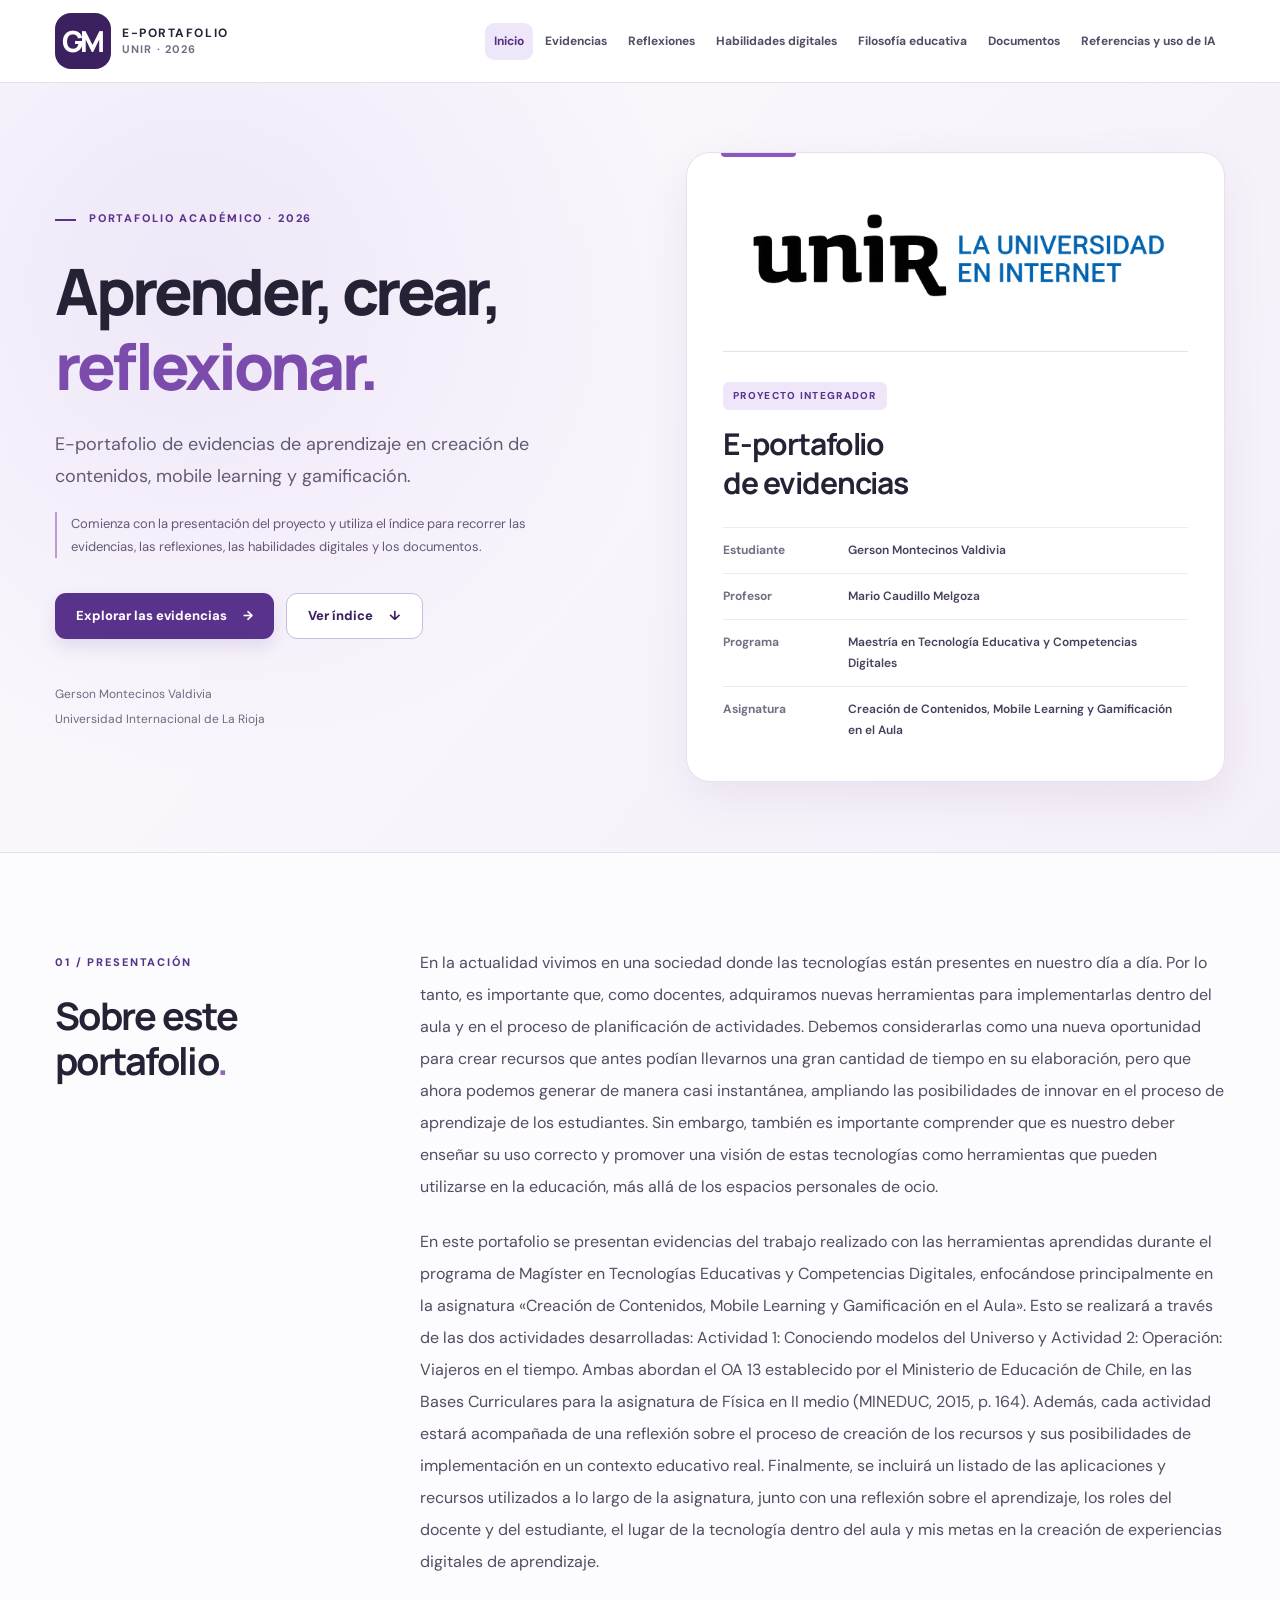
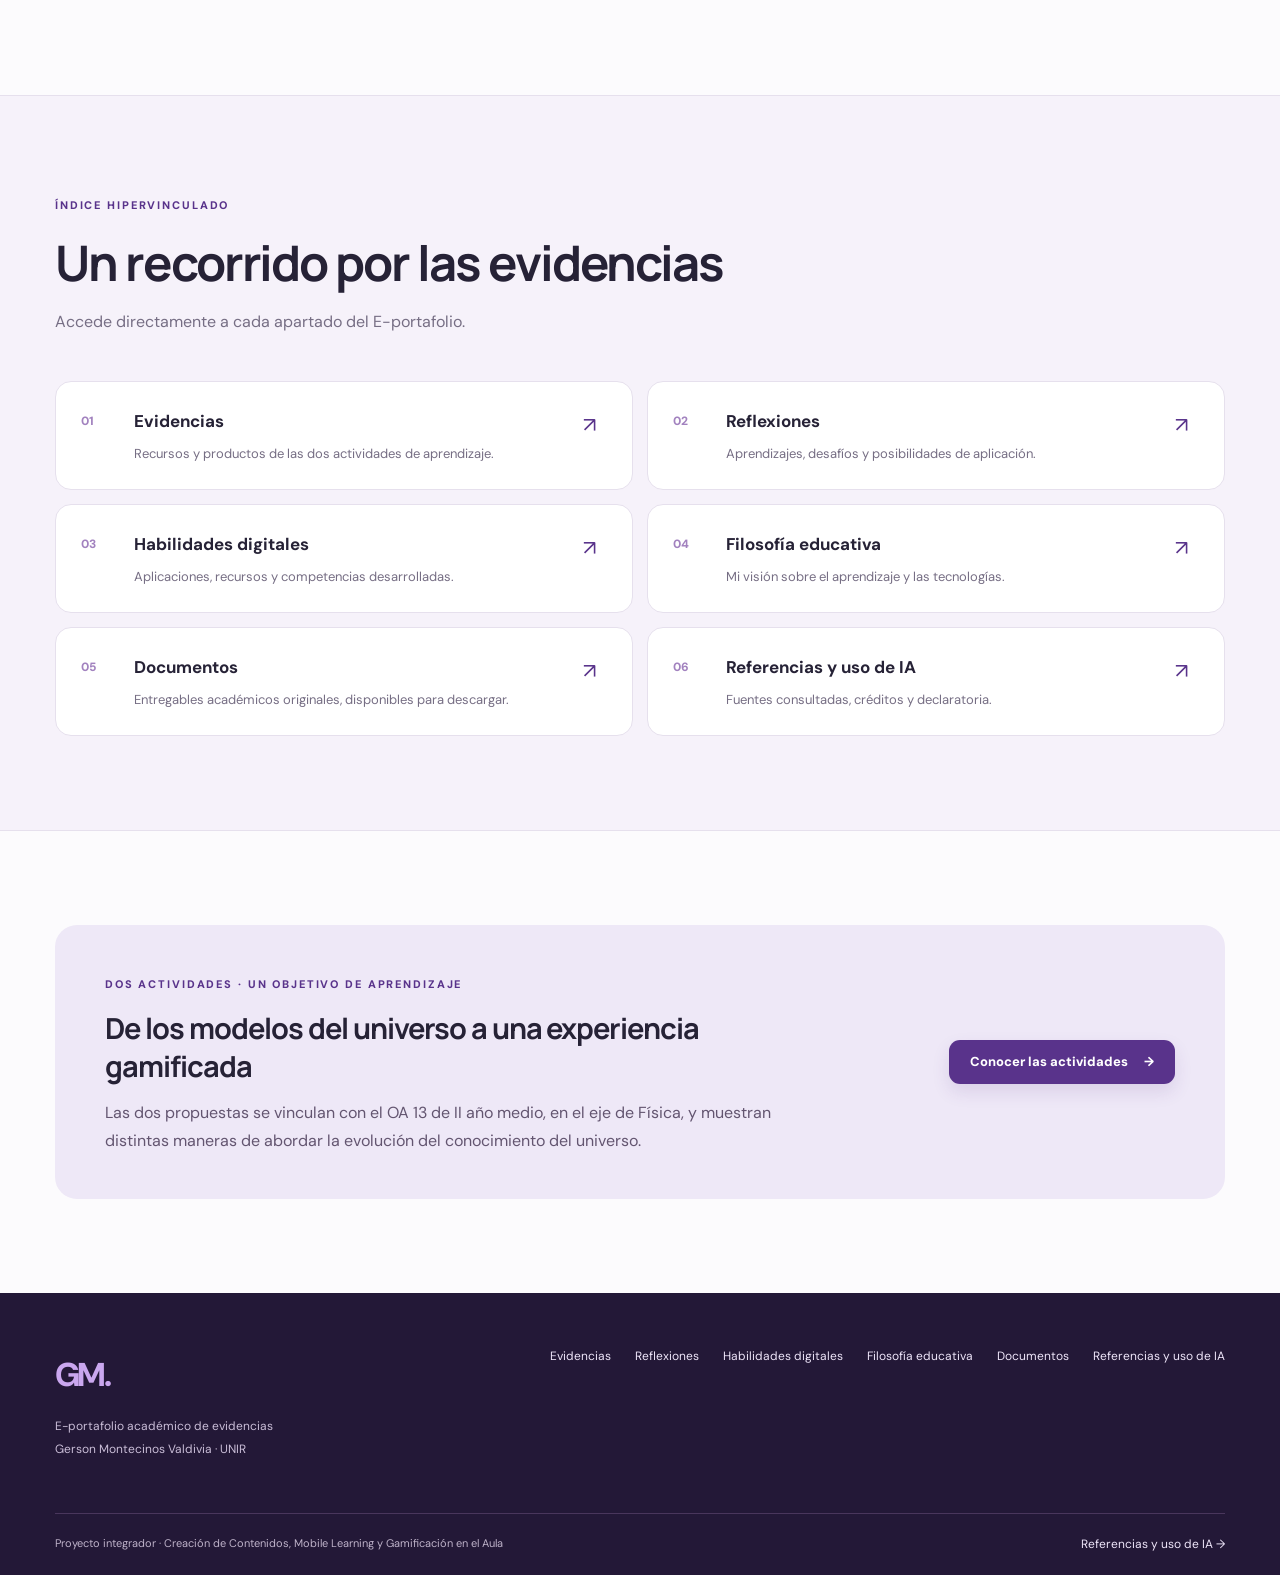
<file: index.html>
<!doctype html>
<html lang="es">
<head>
  <meta charset="utf-8"><meta name="viewport" content="width=device-width, initial-scale=1">
  <meta name="color-scheme" content="light">
  <meta name="theme-color" content="#f7f5fb">
  <meta name="description" content="E-portafolio de evidencias de Gerson Montecinos Valdivia, Maestría en Tecnología Educativa y Competencias Digitales, UNIR.">
  <title>Inicio | E-portafolio · Gerson Montecinos Valdivia</title>
  <link rel="stylesheet" href="assets/estilos.css">
  <link rel="icon" href="assets/img/favicon.svg" type="image/svg+xml">
  <script defer src="assets/sitio.js"></script>
</head>
<body>
 <a class="skip-link" href="#contenido">Saltar al contenido</a>
 <header class="site-header">
  <div class="container header-inner">
   <a class="brand" href="index.html" aria-label="E-portafolio, ir a inicio"><span class="brand-mark">GM<span class="brand-dot">.</span></span><span class="brand-label"><strong>E-PORTAFOLIO</strong><small>UNIR · 2026</small></span></a>
   <button type="button" class="nav-toggle" aria-controls="principal" aria-expanded="false" aria-label="Abrir menú de navegación"><span></span><span></span><span></span></button>
   <nav id="principal" class="site-nav" aria-label="Navegación principal"><a class="nav-link is-active" href="index.html" aria-current="page">Inicio</a><a class="nav-link " href="evidencias.html" >Evidencias</a><a class="nav-link " href="reflexiones.html" >Reflexiones</a><a class="nav-link " href="habilidades.html" >Habilidades digitales</a><a class="nav-link " href="filosofia.html" >Filosofía educativa</a><a class="nav-link " href="documentos.html" >Documentos</a><a class="nav-link " href="referencias.html" >Referencias y uso de IA</a></nav>
  </div>
 </header>
 <main id="contenido">
<section class="hero"><div class="container hero-grid"><div class="hero-copy"><span class="eyebrow"><span class="eyebrow-dash"></span> PORTAFOLIO ACADÉMICO · 2026</span><h1>Aprender, crear,<br><em>reflexionar.</em></h1><p class="hero-lead">E-portafolio de evidencias de aprendizaje en creación de contenidos, mobile learning y gamificación.</p><p class="page-intro-guide hero-intro-guide">Comienza con la presentación del proyecto y utiliza el índice para recorrer las evidencias, las reflexiones, las habilidades digitales y los documentos.</p><div class="hero-actions"><a class="button button-primary" href="evidencias.html"  >Explorar las evidencias <span aria-hidden="true">→</span></a><a class="button button-outline" href="#indice"  >Ver índice <span aria-hidden="true">↓</span></a></div><div class="hero-micro"><span>Gerson Montecinos Valdivia</span><span>Universidad Internacional de La Rioja</span></div></div><aside class="hero-aside"><div class="hero-logo-wrap"><img src="assets/img/logo-unir.png" alt="Logotipo de la Universidad Internacional de La Rioja (UNIR)" width="830" height="265"></div><span class="pill-label">PROYECTO INTEGRADOR</span><h2>E-portafolio<br>de evidencias</h2><dl><div><dt>Estudiante</dt><dd>Gerson Montecinos Valdivia</dd></div><div><dt>Profesor</dt><dd>Mario Caudillo Melgoza</dd></div><div><dt>Programa</dt><dd>Maestría en Tecnología Educativa y Competencias Digitales</dd></div><div><dt>Asignatura</dt><dd>Creación de Contenidos, Mobile Learning y Gamificación en el Aula</dd></div></dl></aside></div></section>
<section class="section-pad container"><div class="split-section"><div class="side-kicker"><span class="eyebrow">01 / PRESENTACIÓN</span><h2>Sobre este<br>portafolio<span class="period">.</span></h2></div><div class="richtext"><p class="body-copy">En la actualidad vivimos en una sociedad donde las tecnologías están presentes en nuestro día a día. Por lo tanto, es importante que, como docentes, adquiramos nuevas herramientas para implementarlas dentro del aula y en el proceso de planificación de actividades. Debemos considerarlas como una nueva oportunidad para crear recursos que antes podían llevarnos una gran cantidad de tiempo en su elaboración, pero que ahora podemos generar de manera casi instantánea, ampliando las posibilidades de innovar en el proceso de aprendizaje de los estudiantes. Sin embargo, también es importante comprender que es nuestro deber enseñar su uso correcto y promover una visión de estas tecnologías como herramientas que pueden utilizarse en la educación, más allá de los espacios personales de ocio.</p><p class="body-copy">En este portafolio se presentan evidencias del trabajo realizado con las herramientas aprendidas durante el programa de Magíster en Tecnologías Educativas y Competencias Digitales, enfocándose principalmente en la asignatura «Creación de Contenidos, Mobile Learning y Gamificación en el Aula». Esto se realizará a través de las dos actividades desarrolladas: Actividad 1: Conociendo modelos del Universo y Actividad 2: Operación: Viajeros en el tiempo. Ambas abordan el OA 13 establecido por el Ministerio de Educación de Chile, en las Bases Curriculares para la asignatura de Física en II medio (MINEDUC, 2015, p. 164). Además, cada actividad estará acompañada de una reflexión sobre el proceso de creación de los recursos y sus posibilidades de implementación en un contexto educativo real. Finalmente, se incluirá un listado de las aplicaciones y recursos utilizados a lo largo de la asignatura, junto con una reflexión sobre el aprendizaje, los roles del docente y del estudiante, el lugar de la tecnología dentro del aula y mis metas en la creación de experiencias digitales de aprendizaje.</p></div></div></section>
<section id="indice" class="section-pad index-section"><div class="container"><div class="section-heading"><span class="eyebrow">ÍNDICE HIPERVINCULADO</span><h2>Un recorrido por las evidencias</h2><p>Accede directamente a cada apartado del E-portafolio.</p></div><div class="index-grid"><a class="index-tile" href="evidencias.html"><span class="index-number">01</span><div><h3>Evidencias</h3><p>Recursos y productos de las dos actividades de aprendizaje.</p></div><span class="tile-arrow" aria-hidden="true">↗</span></a><a class="index-tile" href="reflexiones.html"><span class="index-number">02</span><div><h3>Reflexiones</h3><p>Aprendizajes, desafíos y posibilidades de aplicación.</p></div><span class="tile-arrow" aria-hidden="true">↗</span></a><a class="index-tile" href="habilidades.html"><span class="index-number">03</span><div><h3>Habilidades digitales</h3><p>Aplicaciones, recursos y competencias desarrolladas.</p></div><span class="tile-arrow" aria-hidden="true">↗</span></a><a class="index-tile" href="filosofia.html"><span class="index-number">04</span><div><h3>Filosofía educativa</h3><p>Mi visión sobre el aprendizaje y las tecnologías.</p></div><span class="tile-arrow" aria-hidden="true">↗</span></a><a class="index-tile" href="documentos.html"><span class="index-number">05</span><div><h3>Documentos</h3><p>Entregables académicos originales, disponibles para descargar.</p></div><span class="tile-arrow" aria-hidden="true">↗</span></a><a class="index-tile" href="referencias.html"><span class="index-number">06</span><div><h3>Referencias y uso de IA</h3><p>Fuentes consultadas, créditos y declaratoria.</p></div><span class="tile-arrow" aria-hidden="true">↗</span></a></div></div></section>
<section class="section-pad container"><div class="story-band"><div><span class="eyebrow">DOS ACTIVIDADES · UN OBJETIVO DE APRENDIZAJE</span><h2>De los modelos del universo a una experiencia gamificada</h2><p>Las dos propuestas se vinculan con el OA 13 de II año medio, en el eje de Física, y muestran distintas maneras de abordar la evolución del conocimiento del universo.</p></div><div class="story-band-action"><a class="button button-primary" href="evidencias.html"  >Conocer las actividades <span aria-hidden="true">→</span></a></div></div></section>
</main>
 <footer class="site-footer">
  <div class="container footer-inner"><div><span class="footer-monogram">GM.</span><p>E-portafolio académico de evidencias<br>Gerson Montecinos Valdivia · UNIR</p></div><div class="footer-nav"><a href="evidencias.html">Evidencias</a><a href="reflexiones.html">Reflexiones</a><a href="habilidades.html">Habilidades digitales</a><a href="filosofia.html">Filosofía educativa</a><a href="documentos.html">Documentos</a><a href="referencias.html">Referencias y uso de IA</a></div></div>
  <div class="container footer-bottom"><span>Proyecto integrador · Creación de Contenidos, Mobile Learning y Gamificación en el Aula</span><a href="referencias.html">Referencias y uso de IA <span aria-hidden="true">→</span></a></div>
 </footer>
</body>
</html>
</file>
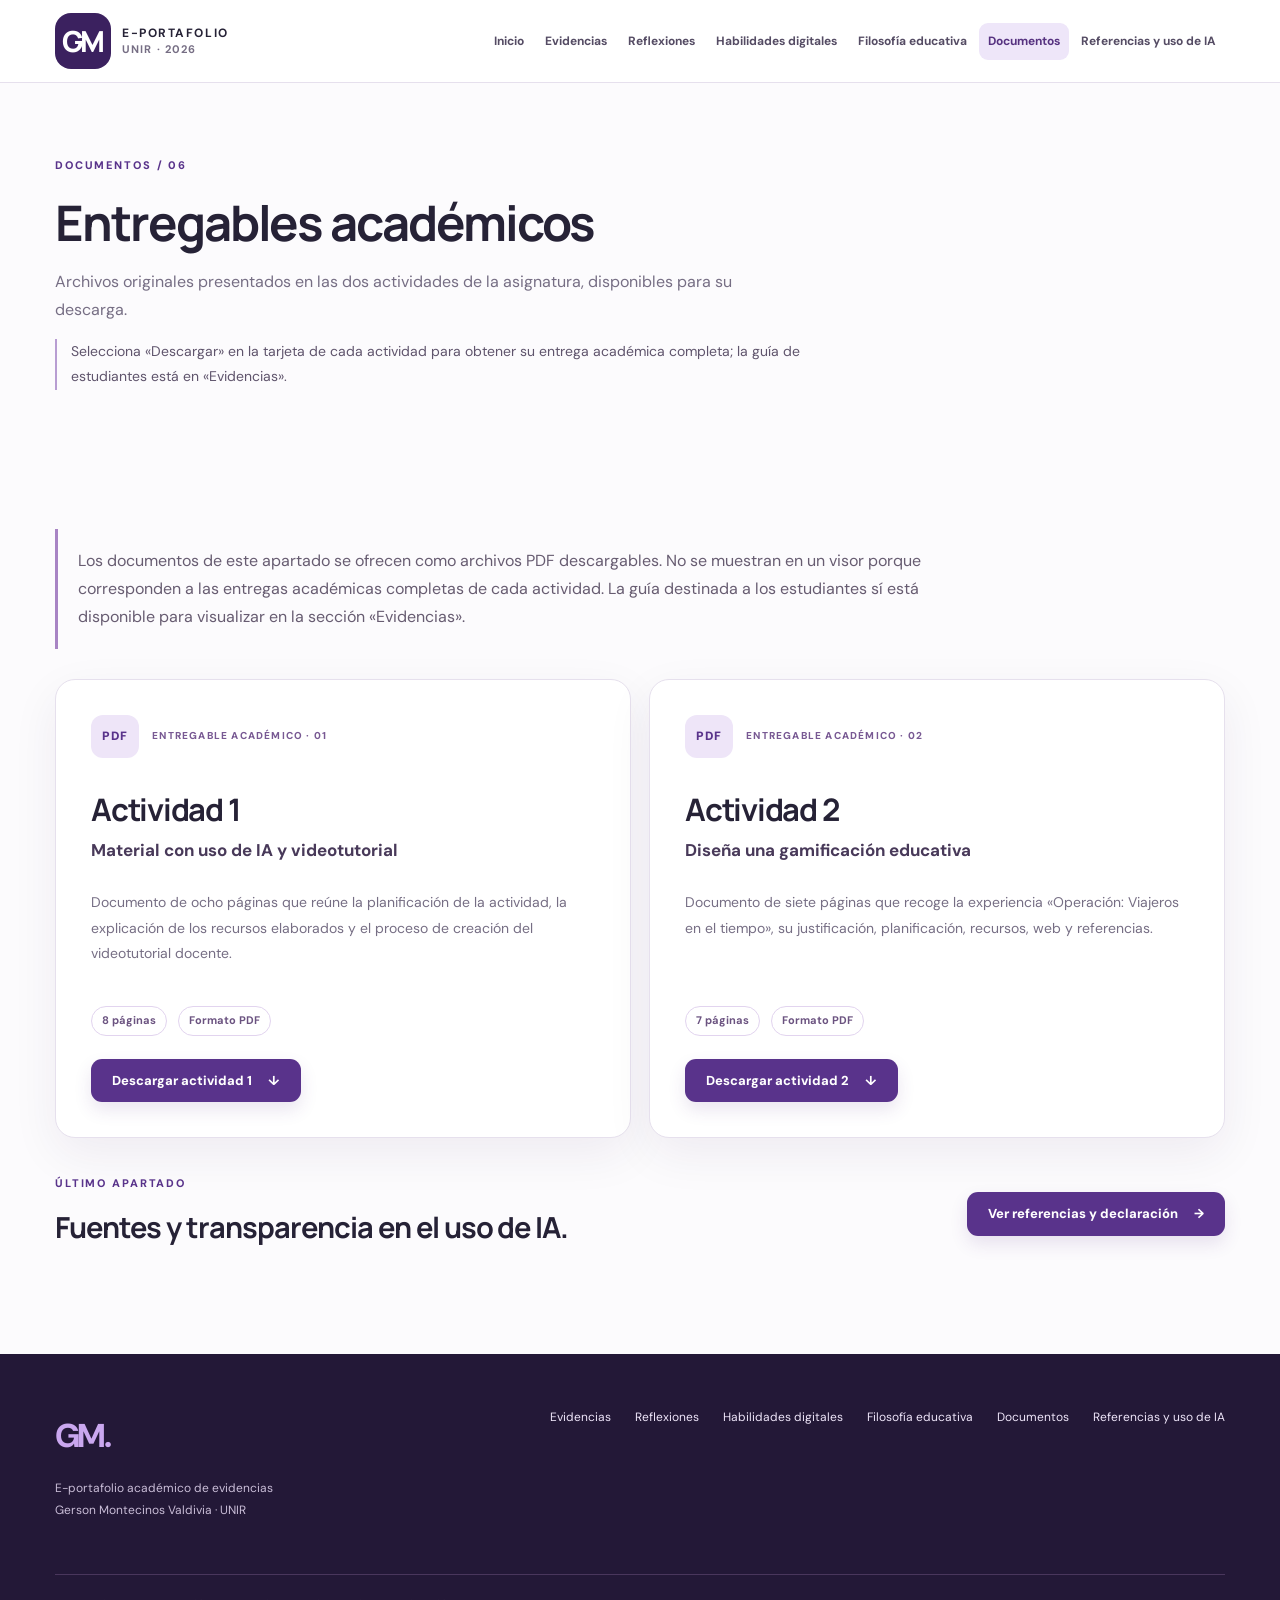
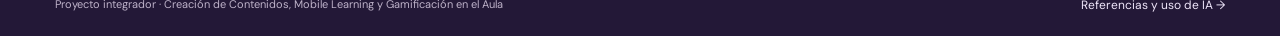
<file: documentos.html>
<!doctype html>
<html lang="es">
<head>
  <meta charset="utf-8"><meta name="viewport" content="width=device-width, initial-scale=1">
  <meta name="color-scheme" content="light">
  <meta name="theme-color" content="#f7f5fb">
  <meta name="description" content="E-portafolio de evidencias de Gerson Montecinos Valdivia, Maestría en Tecnología Educativa y Competencias Digitales, UNIR.">
  <title>Documentos descargables | E-portafolio · Gerson Montecinos Valdivia</title>
  <link rel="stylesheet" href="assets/estilos.css">
  <link rel="icon" href="assets/img/favicon.svg" type="image/svg+xml">
  <script defer src="assets/sitio.js"></script>
</head>
<body>
 <a class="skip-link" href="#contenido">Saltar al contenido</a>
 <header class="site-header">
  <div class="container header-inner">
   <a class="brand" href="index.html" aria-label="E-portafolio, ir a inicio"><span class="brand-mark">GM<span class="brand-dot">.</span></span><span class="brand-label"><strong>E-PORTAFOLIO</strong><small>UNIR · 2026</small></span></a>
   <button type="button" class="nav-toggle" aria-controls="principal" aria-expanded="false" aria-label="Abrir menú de navegación"><span></span><span></span><span></span></button>
   <nav id="principal" class="site-nav" aria-label="Navegación principal"><a class="nav-link " href="index.html" >Inicio</a><a class="nav-link " href="evidencias.html" >Evidencias</a><a class="nav-link " href="reflexiones.html" >Reflexiones</a><a class="nav-link " href="habilidades.html" >Habilidades digitales</a><a class="nav-link " href="filosofia.html" >Filosofía educativa</a><a class="nav-link is-active" href="documentos.html" aria-current="page">Documentos</a><a class="nav-link " href="referencias.html" >Referencias y uso de IA</a></nav>
  </div>
 </header>
 <main id="contenido"><div class="section-heading"><span class="eyebrow">DOCUMENTOS / 06</span><h1>Entregables académicos</h1><p>Archivos originales presentados en las dos actividades de la asignatura, disponibles para su descarga.</p><p class="page-intro-guide">Selecciona «Descargar» en la tarjeta de cada actividad para obtener su entrega académica completa; la guía de estudiantes está en «Evidencias».</p></div><section class="section-pad container"><div class="documents-lead"><p>Los documentos de este apartado se ofrecen como archivos PDF descargables. No se muestran en un visor porque corresponden a las entregas académicas completas de cada actividad. La guía destinada a los estudiantes sí está disponible para visualizar en la sección «Evidencias».</p></div><div class="documents-grid"><article class="document-card"><div class="document-top"><div class="document-icon" aria-hidden="true">PDF</div><span>ENTREGABLE ACADÉMICO · 01</span></div><h2>Actividad 1</h2><h3>Material con uso de IA y videotutorial</h3><p>Documento de ocho páginas que reúne la planificación de la actividad, la explicación de los recursos elaborados y el proceso de creación del videotutorial docente.</p><div class="document-meta"><span>8 páginas</span><span>Formato PDF</span></div><a class="button button-primary" href="assets/docs/entregable-academico-actividad-1.pdf"  download>Descargar actividad 1 <span aria-hidden="true">↓</span></a></article><article class="document-card"><div class="document-top"><div class="document-icon" aria-hidden="true">PDF</div><span>ENTREGABLE ACADÉMICO · 02</span></div><h2>Actividad 2</h2><h3>Diseña una gamificación educativa</h3><p>Documento de siete páginas que recoge la experiencia «Operación: Viajeros en el tiempo», su justificación, planificación, recursos, web y referencias.</p><div class="document-meta"><span>7 páginas</span><span>Formato PDF</span></div><a class="button button-primary" href="assets/docs/entregable-academico-actividad-2.pdf"  download>Descargar actividad 2 <span aria-hidden="true">↓</span></a></article></div><div class="next-section"><div><span class="eyebrow">ÚLTIMO APARTADO</span><h2>Fuentes y transparencia en el uso de IA.</h2></div><a class="button button-primary" href="referencias.html"  >Ver referencias y declaración <span aria-hidden="true">→</span></a></div></section></main>
 <footer class="site-footer">
  <div class="container footer-inner"><div><span class="footer-monogram">GM.</span><p>E-portafolio académico de evidencias<br>Gerson Montecinos Valdivia · UNIR</p></div><div class="footer-nav"><a href="evidencias.html">Evidencias</a><a href="reflexiones.html">Reflexiones</a><a href="habilidades.html">Habilidades digitales</a><a href="filosofia.html">Filosofía educativa</a><a href="documentos.html">Documentos</a><a href="referencias.html">Referencias y uso de IA</a></div></div>
  <div class="container footer-bottom"><span>Proyecto integrador · Creación de Contenidos, Mobile Learning y Gamificación en el Aula</span><a href="referencias.html">Referencias y uso de IA <span aria-hidden="true">→</span></a></div>
 </footer>
</body>
</html>
</file>
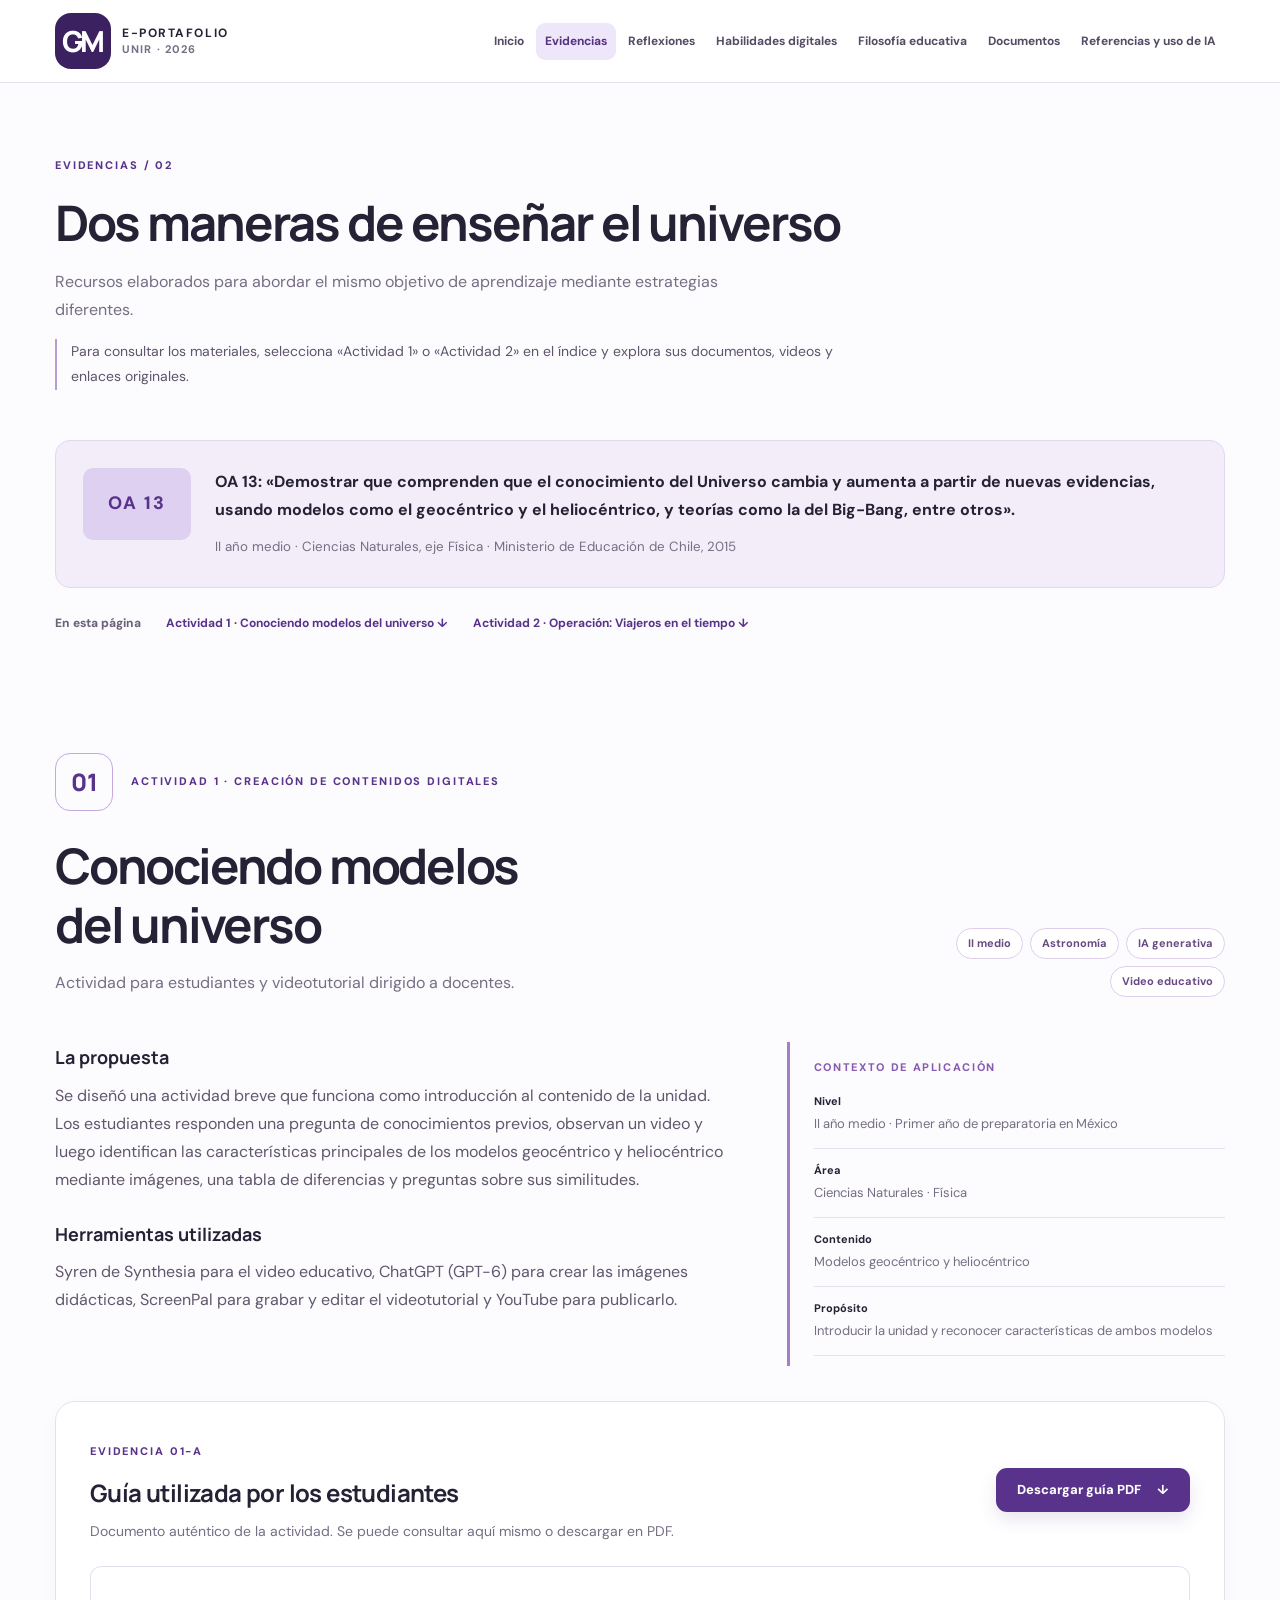
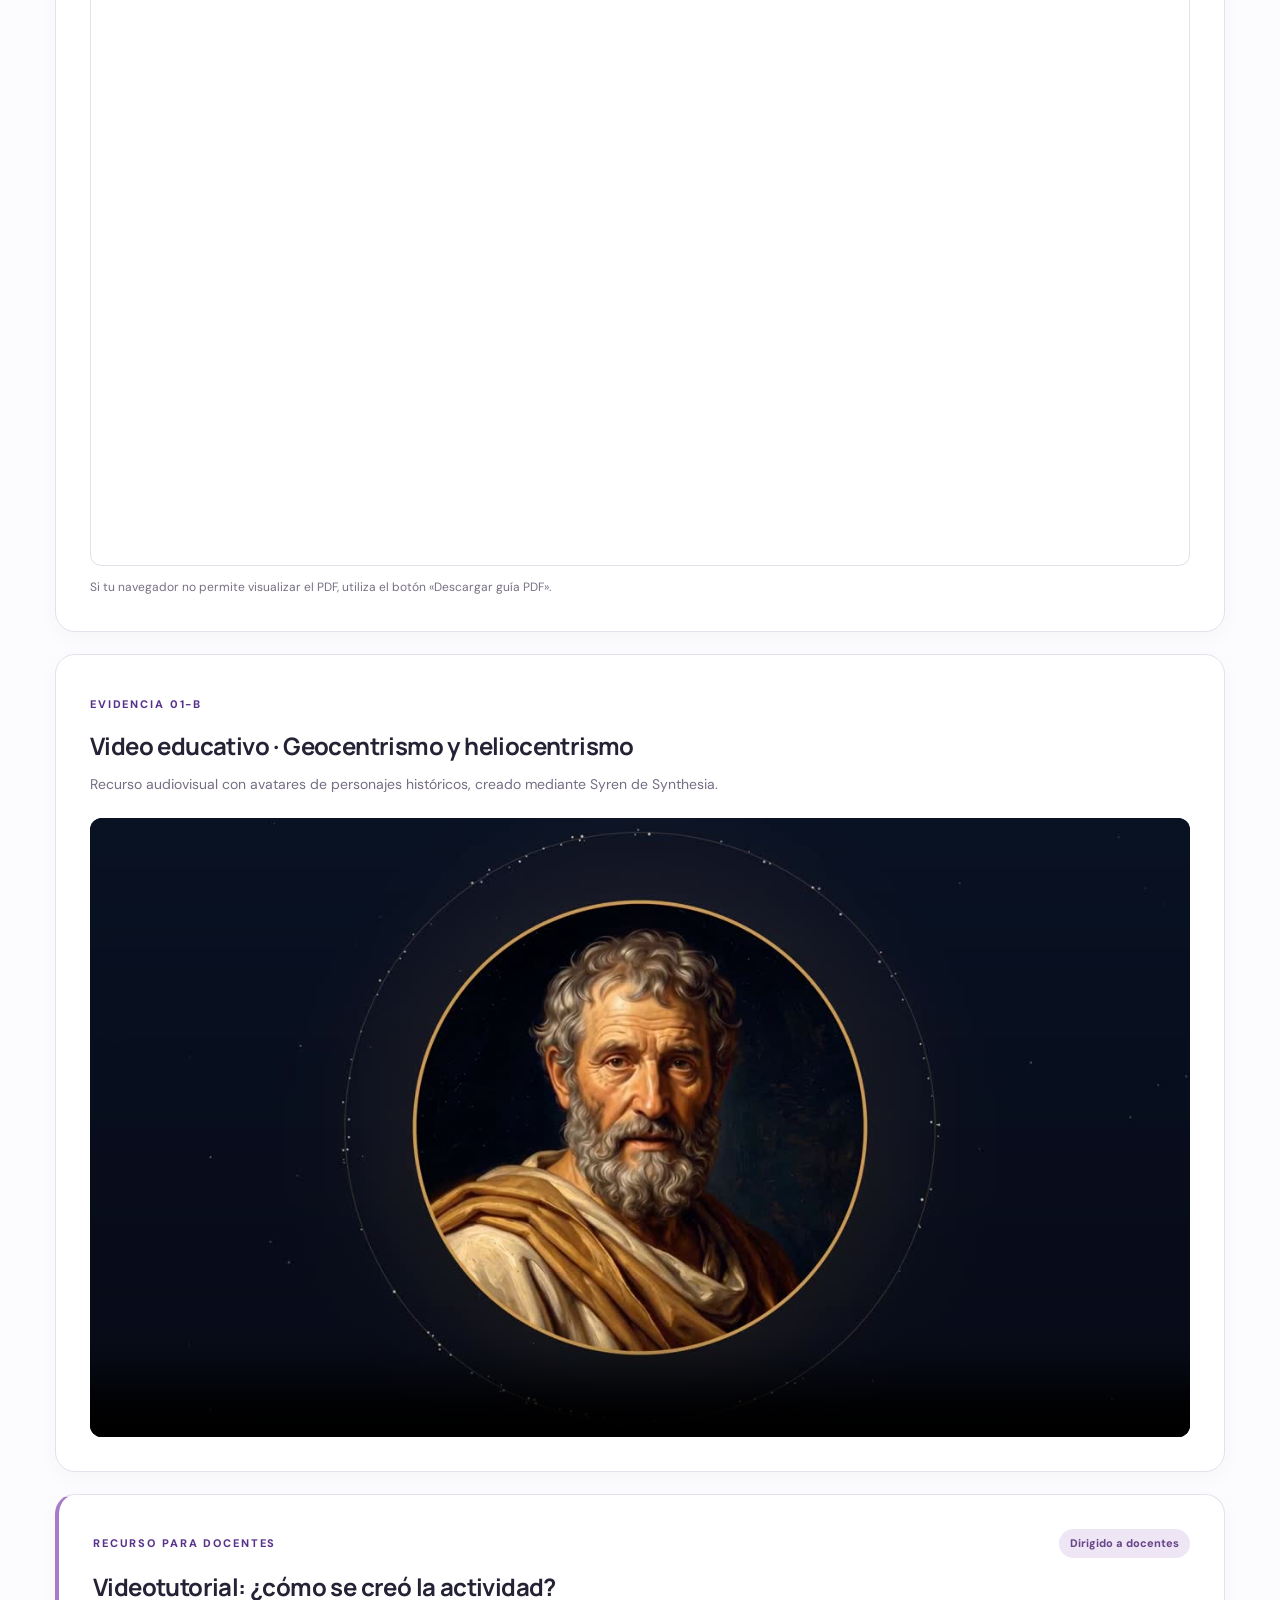
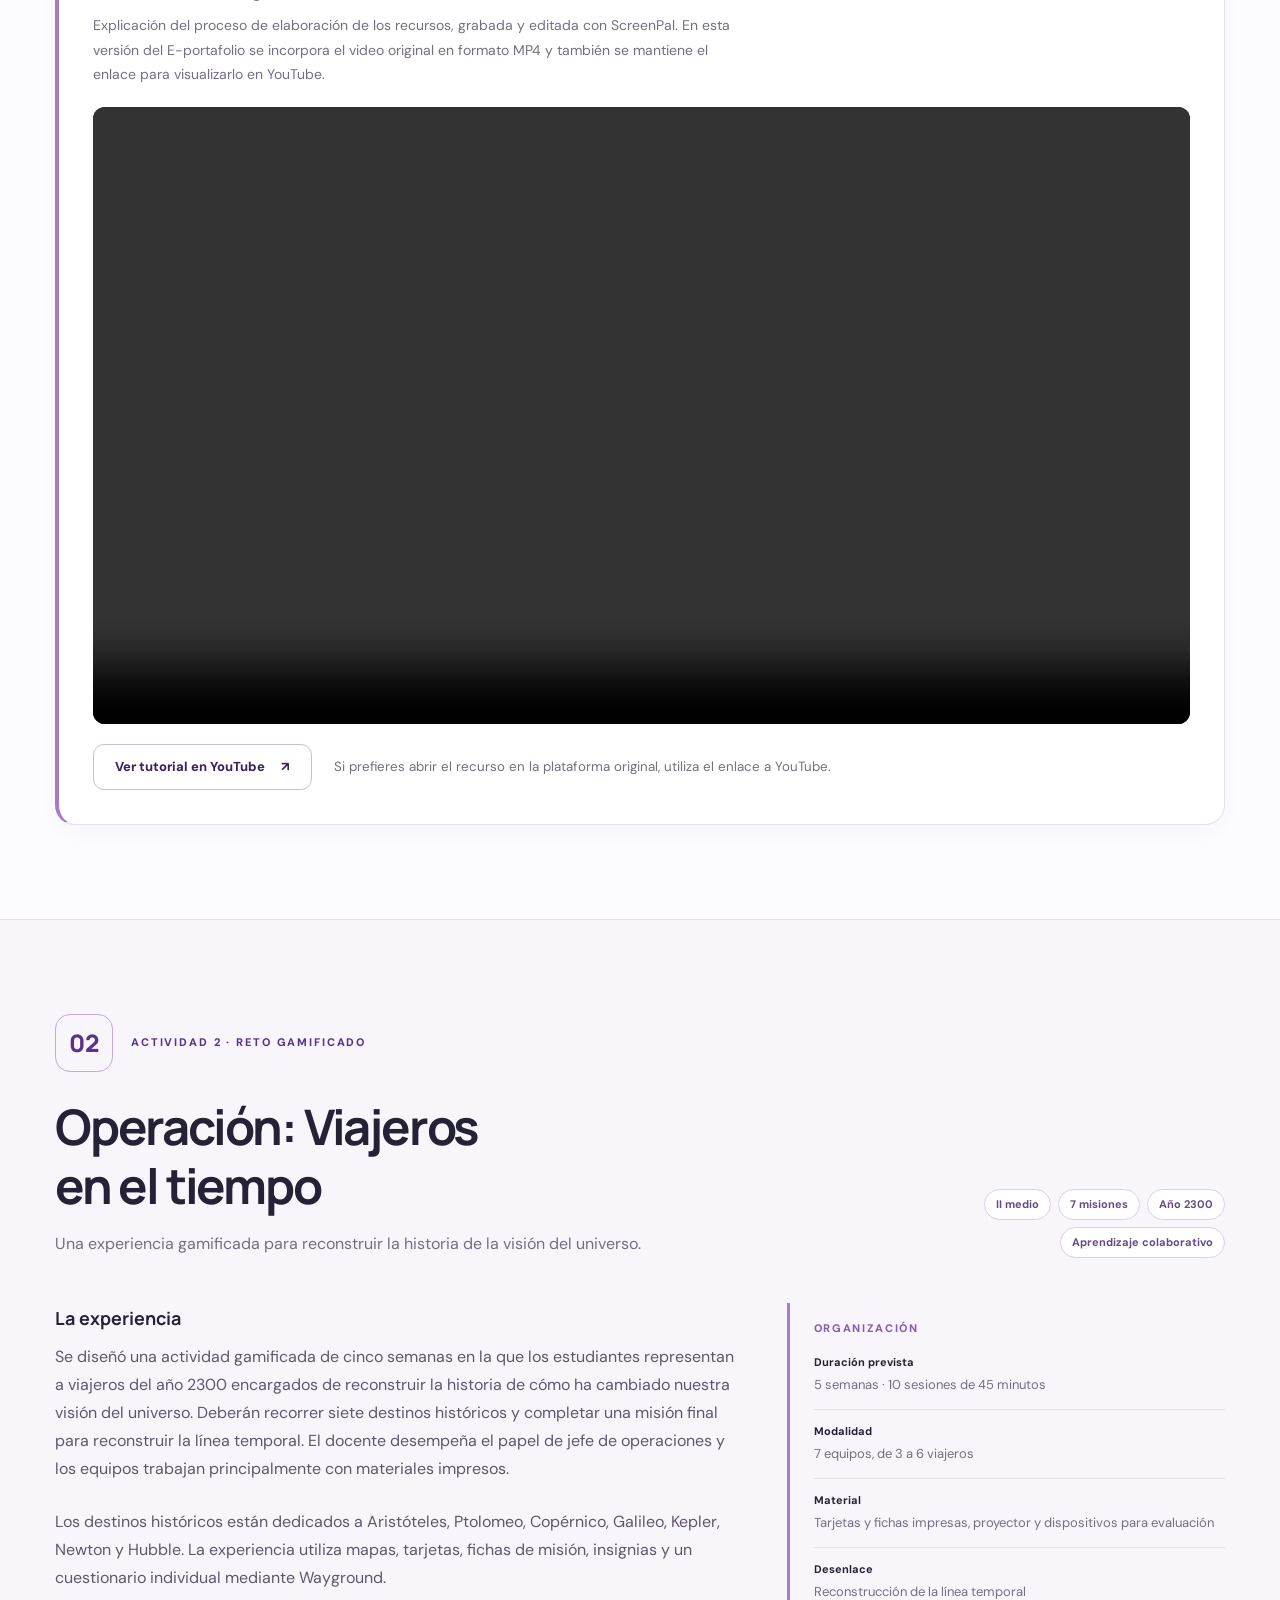
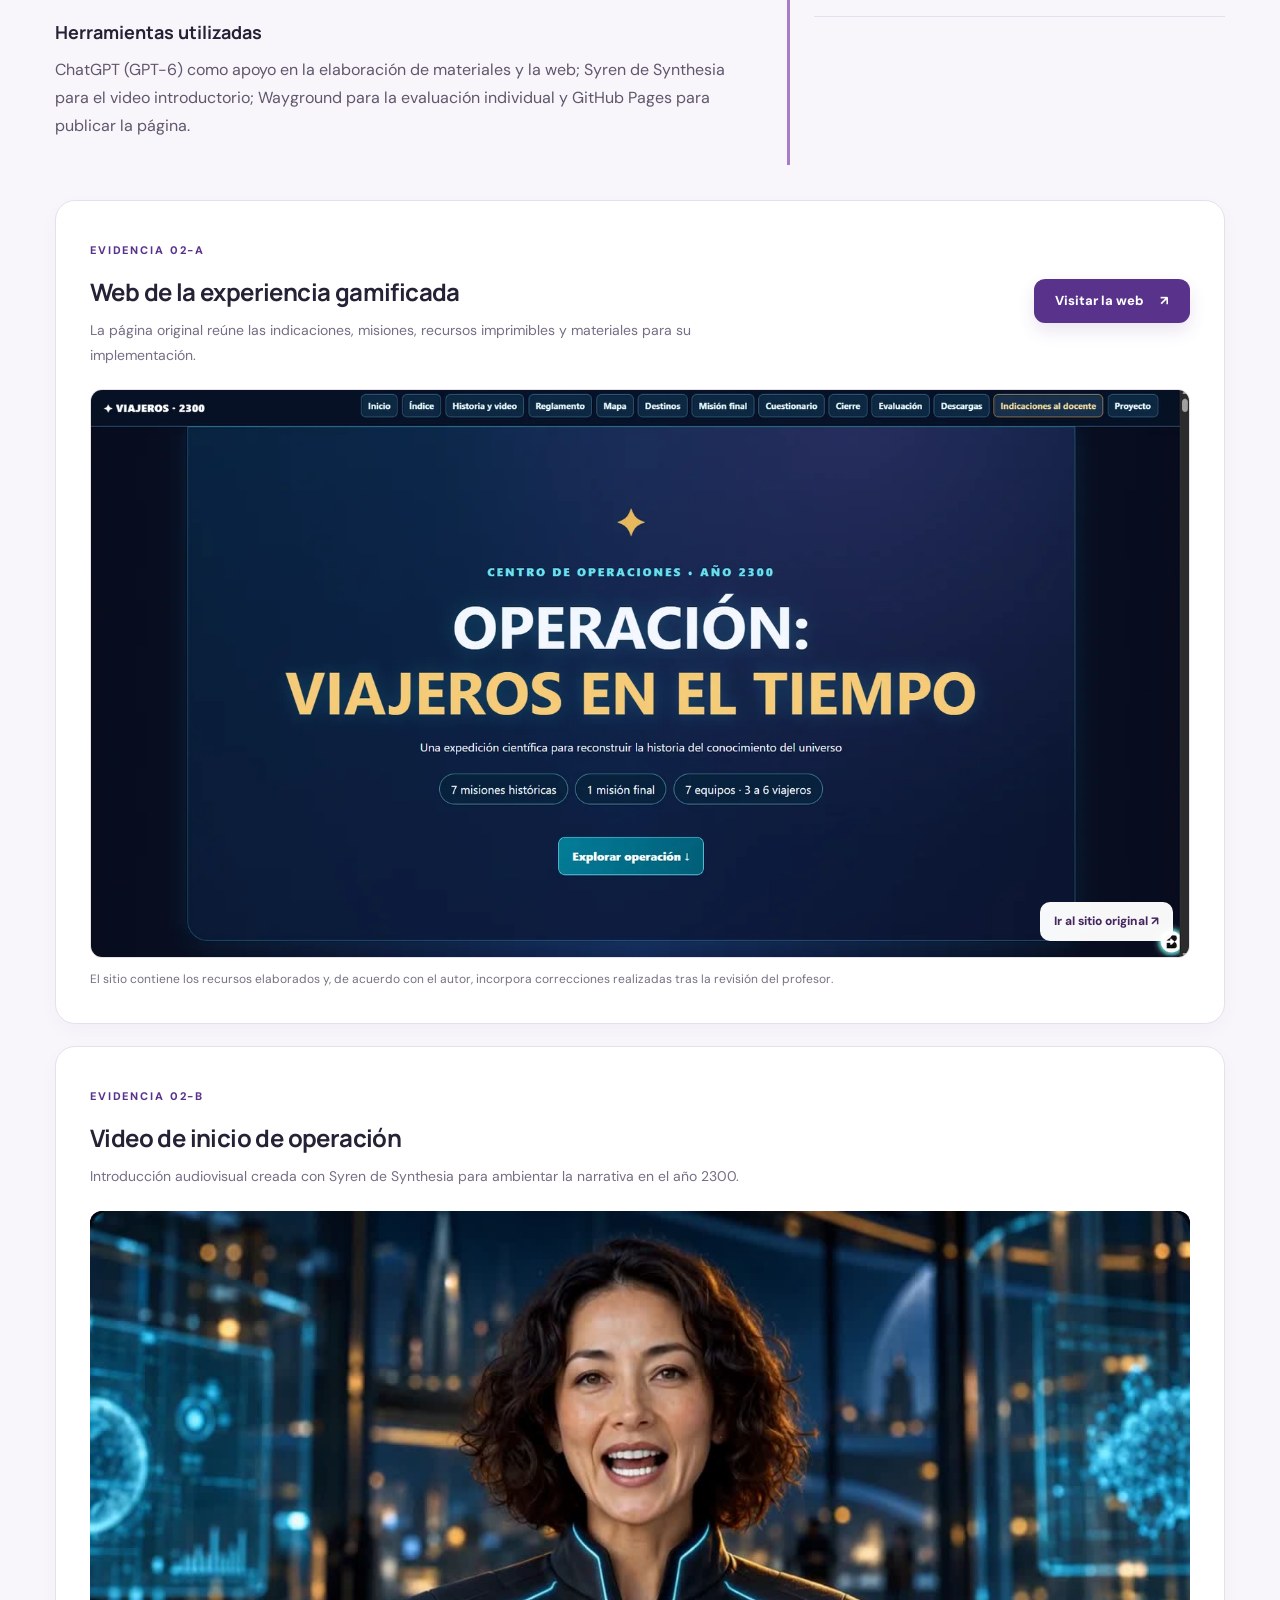
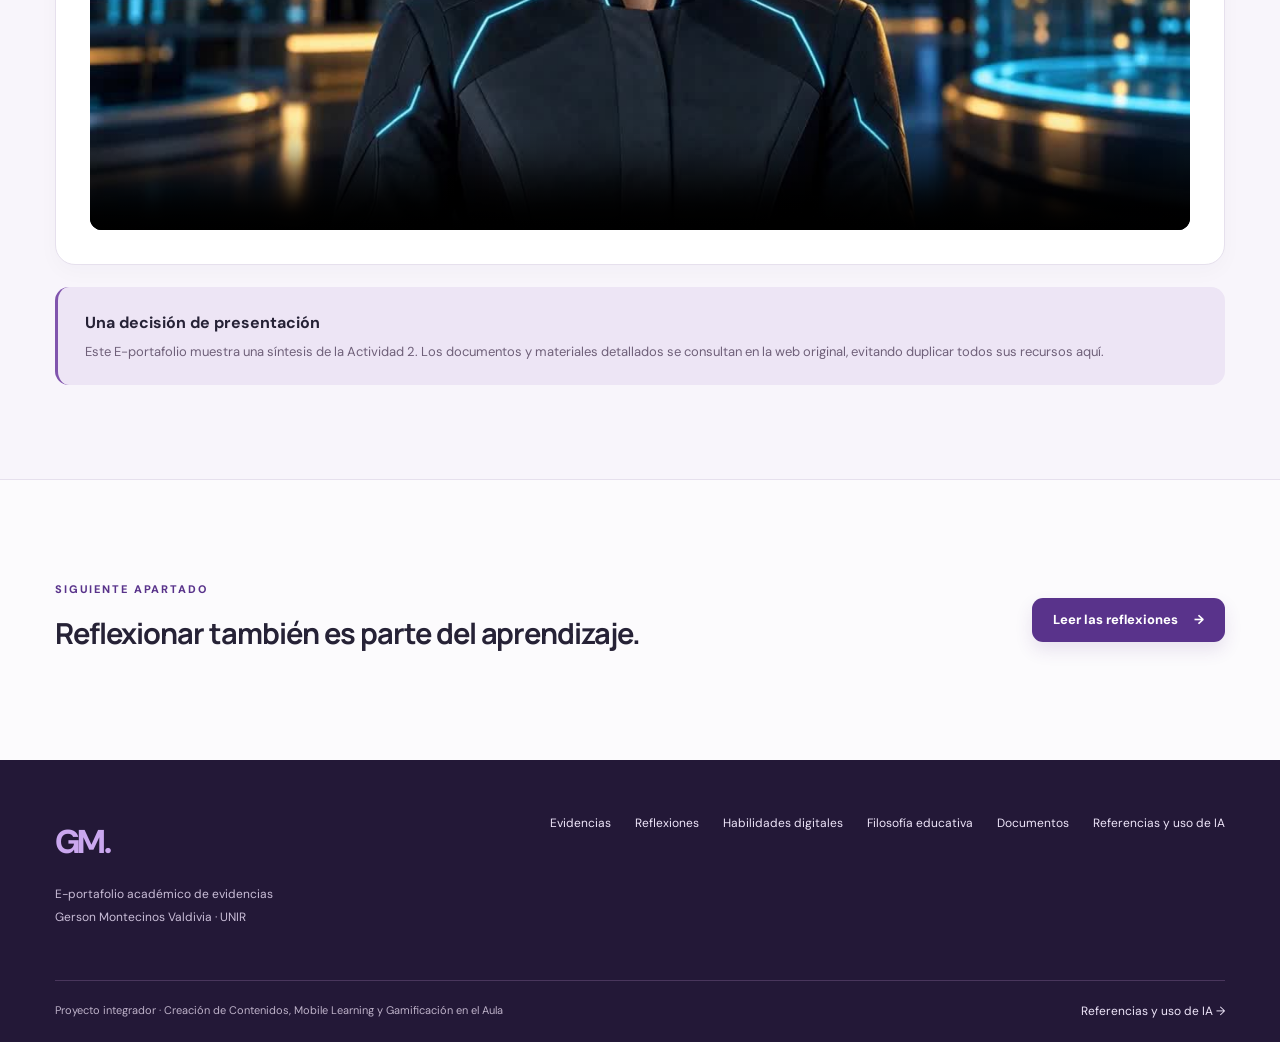
<file: evidencias.html>
<!doctype html>
<html lang="es">
<head>
  <meta charset="utf-8"><meta name="viewport" content="width=device-width, initial-scale=1">
  <meta name="color-scheme" content="light">
  <meta name="theme-color" content="#f7f5fb">
  <meta name="description" content="E-portafolio de evidencias de Gerson Montecinos Valdivia, Maestría en Tecnología Educativa y Competencias Digitales, UNIR.">
  <title>Evidencias | E-portafolio · Gerson Montecinos Valdivia</title>
  <link rel="stylesheet" href="assets/estilos.css">
  <link rel="icon" href="assets/img/favicon.svg" type="image/svg+xml">
  <script defer src="assets/sitio.js"></script>
</head>
<body>
 <a class="skip-link" href="#contenido">Saltar al contenido</a>
 <header class="site-header">
  <div class="container header-inner">
   <a class="brand" href="index.html" aria-label="E-portafolio, ir a inicio"><span class="brand-mark">GM<span class="brand-dot">.</span></span><span class="brand-label"><strong>E-PORTAFOLIO</strong><small>UNIR · 2026</small></span></a>
   <button type="button" class="nav-toggle" aria-controls="principal" aria-expanded="false" aria-label="Abrir menú de navegación"><span></span><span></span><span></span></button>
   <nav id="principal" class="site-nav" aria-label="Navegación principal"><a class="nav-link " href="index.html" >Inicio</a><a class="nav-link is-active" href="evidencias.html" aria-current="page">Evidencias</a><a class="nav-link " href="reflexiones.html" >Reflexiones</a><a class="nav-link " href="habilidades.html" >Habilidades digitales</a><a class="nav-link " href="filosofia.html" >Filosofía educativa</a><a class="nav-link " href="documentos.html" >Documentos</a><a class="nav-link " href="referencias.html" >Referencias y uso de IA</a></nav>
  </div>
 </header>
 <main id="contenido"><div class="section-heading"><span class="eyebrow">EVIDENCIAS / 02</span><h1>Dos maneras de enseñar el universo</h1><p>Recursos elaborados para abordar el mismo objetivo de aprendizaje mediante estrategias diferentes.</p><p class="page-intro-guide">Para consultar los materiales, selecciona «Actividad 1» o «Actividad 2» en el índice y explora sus documentos, videos y enlaces originales.</p></div>
<section class="container intro-oa"><div class="oa-frame"><div class="oa-key">OA 13</div><div><p>OA 13: «Demostrar que comprenden que el conocimiento del Universo cambia y aumenta a partir de nuevas evidencias, usando modelos como el geocéntrico y el heliocéntrico, y teorías como la del Big-Bang, entre otros».</p><small>II año medio · Ciencias Naturales, eje Física · Ministerio de Educación de Chile, 2015</small></div></div><div class="mini-index" aria-label="Índice de actividades"><span>En esta página</span><a href="#actividad-1">Actividad 1 · Conociendo modelos del universo ↓</a><a href="#actividad-2">Actividad 2 · Operación: Viajeros en el tiempo ↓</a></div></section>
<section class="section-pad container evidence-block" id="actividad-1"><div class="section-label"><span class="num-outline">01</span><span class="eyebrow">ACTIVIDAD 1 · CREACIÓN DE CONTENIDOS DIGITALES</span></div><div class="evidence-title-row"><div><h2>Conociendo modelos<br>del universo</h2><p class="section-subtitle">Actividad para estudiantes y videotutorial dirigido a docentes.</p></div><div class="tags"><span class="tag">II medio</span><span class="tag">Astronomía</span><span class="tag">IA generativa</span><span class="tag">Video educativo</span></div></div>
<div class="evidence-desc"><div class="evidence-main"><h3>La propuesta</h3><p>Se diseñó una actividad breve que funciona como introducción al contenido de la unidad. Los estudiantes responden una pregunta de conocimientos previos, observan un video y luego identifican las características principales de los modelos geocéntrico y heliocéntrico mediante imágenes, una tabla de diferencias y preguntas sobre sus similitudes.</p><h3>Herramientas utilizadas</h3><p>Syren de Synthesia para el video educativo, ChatGPT (GPT-6) para crear las imágenes didácticas, ScreenPal para grabar y editar el videotutorial y YouTube para publicarlo.</p></div><aside class="fact-box"><span class="fact-title">CONTEXTO DE APLICACIÓN</span><div><strong>Nivel</strong><span>II año medio · Primer año de preparatoria en México</span></div><div><strong>Área</strong><span>Ciencias Naturales · Física</span></div><div><strong>Contenido</strong><span>Modelos geocéntrico y heliocéntrico</span></div><div><strong>Propósito</strong><span>Introducir la unidad y reconocer características de ambos modelos</span></div></aside></div>
<div class="media-module"><div class="media-module-heading"><div><span class="eyebrow">EVIDENCIA 01-A</span><h3>Guía utilizada por los estudiantes</h3><p>Documento auténtico de la actividad. Se puede consultar aquí mismo o descargar en PDF.</p></div><a class="button button-primary" href="assets/docs/guia-estudiantes-actividad-1.pdf"  download>Descargar guía PDF <span aria-hidden="true">↓</span></a></div><div class="pdf-frame"><iframe src="assets/docs/guia-estudiantes-actividad-1.pdf#view=FitH" title="Vista previa del PDF de la Actividad 1: Conociendo modelos del universo" loading="lazy"></iframe></div><p class="media-caption">Si tu navegador no permite visualizar el PDF, utiliza el botón «Descargar guía PDF».</p></div>
<div class="media-module"><div class="media-module-heading"><div><span class="eyebrow">EVIDENCIA 01-B</span><h3>Video educativo · Geocentrismo y heliocentrismo</h3><p>Recurso audiovisual con avatares de personajes históricos, creado mediante Syren de Synthesia.</p></div></div><div class="video-frame"><video controls preload="metadata" playsinline poster="assets/img/portada-video-modelos.jpg" aria-label="Video educativo de los modelos geocéntrico y heliocéntrico"><source src="assets/video/modelos-universo-syren.mp4" type="video/mp4">Tu navegador no soporta video HTML5.</video></div></div>
<div class="media-module educator-module"><div class="educator-top"><span class="eyebrow">RECURSO PARA DOCENTES</span><span class="audience-pill">Dirigido a docentes</span></div><h3>Videotutorial: ¿cómo se creó la actividad?</h3><p>Explicación del proceso de elaboración de los recursos, grabada y editada con ScreenPal. En esta versión del E-portafolio se incorpora el video original en formato MP4 y también se mantiene el enlace para visualizarlo en YouTube.</p><div class="video-frame"><video controls preload="metadata" playsinline aria-label="Videotutorial para docentes sobre la creación de la Actividad 1"><source src="assets/video/tutorial-actividad1-docentes.mp4" type="video/mp4">Tu navegador no soporta video HTML5.</video></div><div class="media-footer"><a class="button button-outline" href="https://youtu.be/c2M8qmFd83k" target="_blank" rel="noopener noreferrer" >Ver tutorial en YouTube <span aria-hidden="true">↗</span></a><small>Si prefieres abrir el recurso en la plataforma original, utiliza el enlace a YouTube.</small></div></div>
</section>
<section class="section-pad evidence-alt" id="actividad-2"><div class="container"><div class="section-label"><span class="num-outline">02</span><span class="eyebrow">ACTIVIDAD 2 · RETO GAMIFICADO</span></div><div class="evidence-title-row"><div><h2>Operación: Viajeros<br>en el tiempo</h2><p class="section-subtitle">Una experiencia gamificada para reconstruir la historia de la visión del universo.</p></div><div class="tags"><span class="tag">II medio</span><span class="tag">7 misiones</span><span class="tag">Año 2300</span><span class="tag">Aprendizaje colaborativo</span></div></div>
<div class="evidence-desc"><div class="evidence-main"><h3>La experiencia</h3><p>Se diseñó una actividad gamificada de cinco semanas en la que los estudiantes representan a viajeros del año 2300 encargados de reconstruir la historia de cómo ha cambiado nuestra visión del universo. Deberán recorrer siete destinos históricos y completar una misión final para reconstruir la línea temporal. El docente desempeña el papel de jefe de operaciones y los equipos trabajan principalmente con materiales impresos.</p><p>Los destinos históricos están dedicados a Aristóteles, Ptolomeo, Copérnico, Galileo, Kepler, Newton y Hubble. La experiencia utiliza mapas, tarjetas, fichas de misión, insignias y un cuestionario individual mediante Wayground.</p><h3>Herramientas utilizadas</h3><p>ChatGPT (GPT-6) como apoyo en la elaboración de materiales y la web; Syren de Synthesia para el video introductorio; Wayground para la evaluación individual y GitHub Pages para publicar la página.</p></div><aside class="fact-box"><span class="fact-title">ORGANIZACIÓN</span><div><strong>Duración prevista</strong><span>5 semanas · 10 sesiones de 45 minutos</span></div><div><strong>Modalidad</strong><span>7 equipos, de 3 a 6 viajeros</span></div><div><strong>Material</strong><span>Tarjetas y fichas impresas, proyector y dispositivos para evaluación</span></div><div><strong>Desenlace</strong><span>Reconstrucción de la línea temporal</span></div></aside></div>
<div class="media-module"><div class="media-module-heading"><div><span class="eyebrow">EVIDENCIA 02-A</span><h3>Web de la experiencia gamificada</h3><p>La página original reúne las indicaciones, misiones, recursos imprimibles y materiales para su implementación.</p></div><a class="button button-primary" href="https://gersonmv.github.io/op-viajeroseneltiempo/index.html" target="_blank" rel="noopener noreferrer" >Visitar la web <span aria-hidden="true">↗</span></a></div><a class="screenshot-link" href="https://gersonmv.github.io/op-viajeroseneltiempo/index.html" target="_blank" rel="noopener noreferrer" aria-label="Abrir la web original Operación: Viajeros en el tiempo"><img src="assets/img/operacion-viajeros-captura.webp" loading="lazy" alt="Captura de la portada de la web Operación: Viajeros en el tiempo: fondo azul oscuro, título principal y menú de navegación" width="1580" height="815"><span>Ir al sitio original <span aria-hidden="true">↗</span></span></a><p class="media-caption">El sitio contiene los recursos elaborados y, de acuerdo con el autor, incorpora correcciones realizadas tras la revisión del profesor.</p></div>
<div class="media-module"><div class="media-module-heading"><div><span class="eyebrow">EVIDENCIA 02-B</span><h3>Video de inicio de operación</h3><p>Introducción audiovisual creada con Syren de Synthesia para ambientar la narrativa en el año 2300.</p></div></div><div class="video-frame"><video controls preload="metadata" playsinline poster="assets/img/portada-video-operacion.jpg" aria-label="Video introductorio de Operación: Viajeros en el tiempo"><source src="assets/video/operacion-2300-introduccion-syren.mp4" type="video/mp4">Tu navegador no soporta video HTML5.</video></div></div>
<div class="note-inline"><strong>Una decisión de presentación</strong><p>Este E-portafolio muestra una síntesis de la Actividad 2. Los documentos y materiales detallados se consultan en la web original, evitando duplicar todos sus recursos aquí.</p></div></div></section>
<section class="section-pad container next-section"><div><span class="eyebrow">SIGUIENTE APARTADO</span><h2>Reflexionar también es parte del aprendizaje.</h2></div><a class="button button-primary" href="reflexiones.html"  >Leer las reflexiones <span aria-hidden="true">→</span></a></section>
</main>
 <footer class="site-footer">
  <div class="container footer-inner"><div><span class="footer-monogram">GM.</span><p>E-portafolio académico de evidencias<br>Gerson Montecinos Valdivia · UNIR</p></div><div class="footer-nav"><a href="evidencias.html">Evidencias</a><a href="reflexiones.html">Reflexiones</a><a href="habilidades.html">Habilidades digitales</a><a href="filosofia.html">Filosofía educativa</a><a href="documentos.html">Documentos</a><a href="referencias.html">Referencias y uso de IA</a></div></div>
  <div class="container footer-bottom"><span>Proyecto integrador · Creación de Contenidos, Mobile Learning y Gamificación en el Aula</span><a href="referencias.html">Referencias y uso de IA <span aria-hidden="true">→</span></a></div>
 </footer>
</body>
</html>
</file>
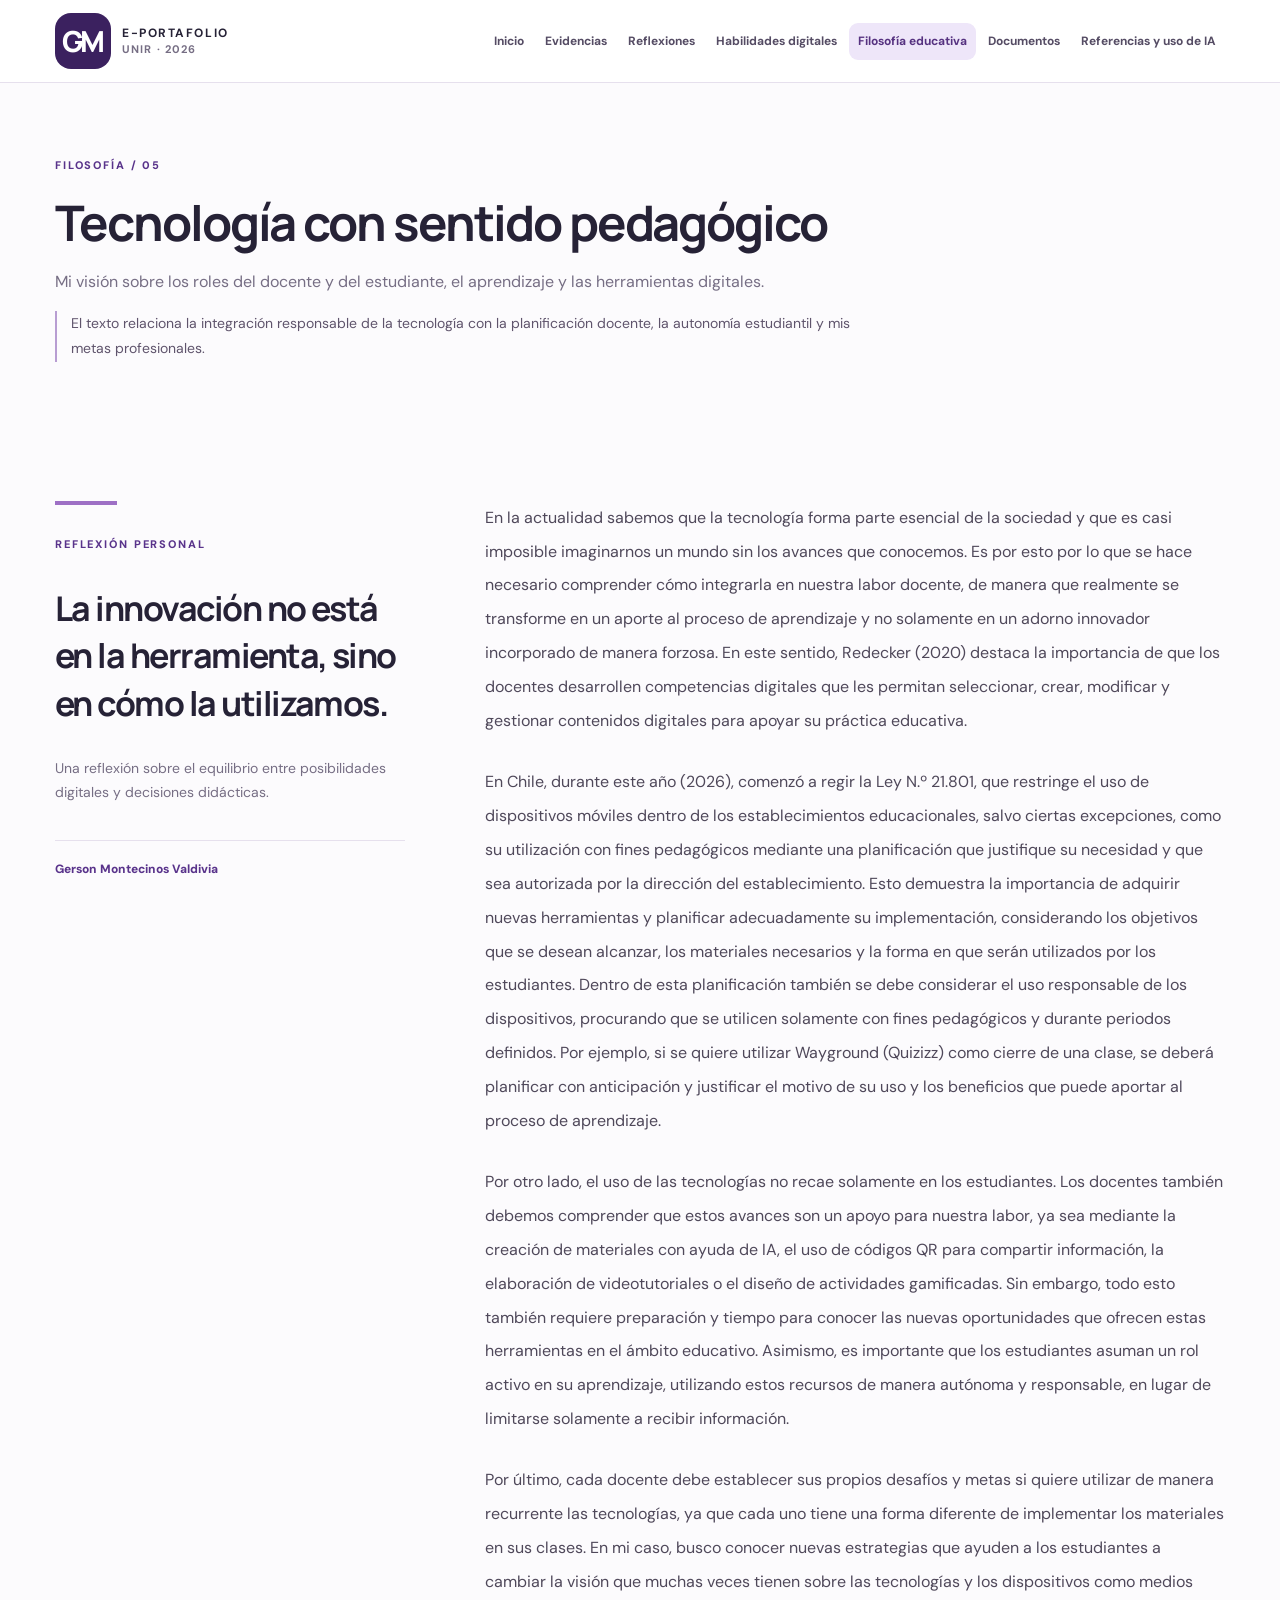
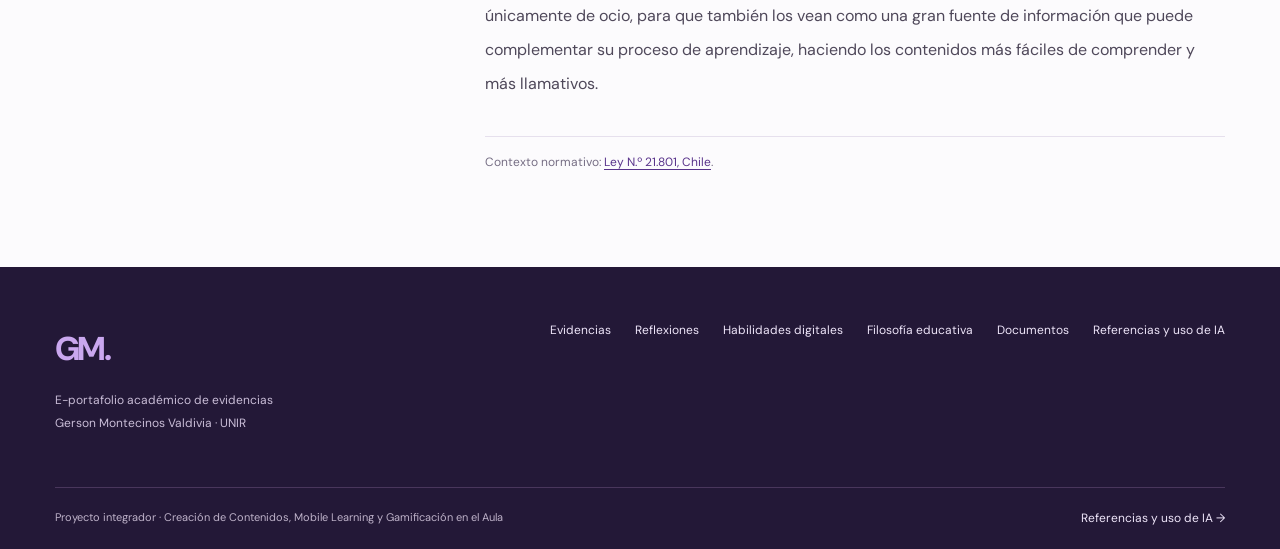
<file: filosofia.html>
<!doctype html>
<html lang="es">
<head>
  <meta charset="utf-8"><meta name="viewport" content="width=device-width, initial-scale=1">
  <meta name="color-scheme" content="light">
  <meta name="theme-color" content="#f7f5fb">
  <meta name="description" content="E-portafolio de evidencias de Gerson Montecinos Valdivia, Maestría en Tecnología Educativa y Competencias Digitales, UNIR.">
  <title>Filosofía educativa | E-portafolio · Gerson Montecinos Valdivia</title>
  <link rel="stylesheet" href="assets/estilos.css">
  <link rel="icon" href="assets/img/favicon.svg" type="image/svg+xml">
  <script defer src="assets/sitio.js"></script>
</head>
<body>
 <a class="skip-link" href="#contenido">Saltar al contenido</a>
 <header class="site-header">
  <div class="container header-inner">
   <a class="brand" href="index.html" aria-label="E-portafolio, ir a inicio"><span class="brand-mark">GM<span class="brand-dot">.</span></span><span class="brand-label"><strong>E-PORTAFOLIO</strong><small>UNIR · 2026</small></span></a>
   <button type="button" class="nav-toggle" aria-controls="principal" aria-expanded="false" aria-label="Abrir menú de navegación"><span></span><span></span><span></span></button>
   <nav id="principal" class="site-nav" aria-label="Navegación principal"><a class="nav-link " href="index.html" >Inicio</a><a class="nav-link " href="evidencias.html" >Evidencias</a><a class="nav-link " href="reflexiones.html" >Reflexiones</a><a class="nav-link " href="habilidades.html" >Habilidades digitales</a><a class="nav-link is-active" href="filosofia.html" aria-current="page">Filosofía educativa</a><a class="nav-link " href="documentos.html" >Documentos</a><a class="nav-link " href="referencias.html" >Referencias y uso de IA</a></nav>
  </div>
 </header>
 <main id="contenido"><div class="section-heading"><span class="eyebrow">FILOSOFÍA / 05</span><h1>Tecnología con sentido pedagógico</h1><p>Mi visión sobre los roles del docente y del estudiante, el aprendizaje y las herramientas digitales.</p><p class="page-intro-guide">El texto relaciona la integración responsable de la tecnología con la planificación docente, la autonomía estudiantil y mis metas profesionales.</p></div><section class="section-pad container"><div class="philosophy-layout"><aside class="philosophy-side"><div class="side-line"></div><span class="eyebrow">REFLEXIÓN PERSONAL</span><h2>La innovación no está en la herramienta, sino en cómo la utilizamos.</h2><p>Una reflexión sobre el equilibrio entre posibilidades digitales y decisiones didácticas.</p><span class="signature">Gerson Montecinos Valdivia</span></aside><article class="philosophy-text"><p class="philosophy-paragraph">En la actualidad sabemos que la tecnología forma parte esencial de la sociedad y que es casi imposible imaginarnos un mundo sin los avances que conocemos. Es por esto por lo que se hace necesario comprender cómo integrarla en nuestra labor docente, de manera que realmente se transforme en un aporte al proceso de aprendizaje y no solamente en un adorno innovador incorporado de manera forzosa. En este sentido, Redecker (2020) destaca la importancia de que los docentes desarrollen competencias digitales que les permitan seleccionar, crear, modificar y gestionar contenidos digitales para apoyar su práctica educativa.</p><p class="philosophy-paragraph">En Chile, durante este año (2026), comenzó a regir la Ley N.º 21.801, que restringe el uso de dispositivos móviles dentro de los establecimientos educacionales, salvo ciertas excepciones, como su utilización con fines pedagógicos mediante una planificación que justifique su necesidad y que sea autorizada por la dirección del establecimiento. Esto demuestra la importancia de adquirir nuevas herramientas y planificar adecuadamente su implementación, considerando los objetivos que se desean alcanzar, los materiales necesarios y la forma en que serán utilizados por los estudiantes. Dentro de esta planificación también se debe considerar el uso responsable de los dispositivos, procurando que se utilicen solamente con fines pedagógicos y durante periodos definidos. Por ejemplo, si se quiere utilizar Wayground (Quizizz) como cierre de una clase, se deberá planificar con anticipación y justificar el motivo de su uso y los beneficios que puede aportar al proceso de aprendizaje.</p><p class="philosophy-paragraph">Por otro lado, el uso de las tecnologías no recae solamente en los estudiantes. Los docentes también debemos comprender que estos avances son un apoyo para nuestra labor, ya sea mediante la creación de materiales con ayuda de IA, el uso de códigos QR para compartir información, la elaboración de videotutoriales o el diseño de actividades gamificadas. Sin embargo, todo esto también requiere preparación y tiempo para conocer las nuevas oportunidades que ofrecen estas herramientas en el ámbito educativo. Asimismo, es importante que los estudiantes asuman un rol activo en su aprendizaje, utilizando estos recursos de manera autónoma y responsable, en lugar de limitarse solamente a recibir información.</p><p class="philosophy-paragraph">Por último, cada docente debe establecer sus propios desafíos y metas si quiere utilizar de manera recurrente las tecnologías, ya que cada uno tiene una forma diferente de implementar los materiales en sus clases. En mi caso, busco conocer nuevas estrategias que ayuden a los estudiantes a cambiar la visión que muchas veces tienen sobre las tecnologías y los dispositivos como medios únicamente de ocio, para que también los vean como una gran fuente de información que puede complementar su proceso de aprendizaje, haciendo los contenidos más fáciles de comprender y más llamativos.</p><div class="source-mini">Contexto normativo: <a href="https://www.bcn.cl/leychile/navegar?idNorma=1221284" target="_blank" rel="noopener noreferrer">Ley N.º 21.801, Chile</a>.</div></article></div></section></main>
 <footer class="site-footer">
  <div class="container footer-inner"><div><span class="footer-monogram">GM.</span><p>E-portafolio académico de evidencias<br>Gerson Montecinos Valdivia · UNIR</p></div><div class="footer-nav"><a href="evidencias.html">Evidencias</a><a href="reflexiones.html">Reflexiones</a><a href="habilidades.html">Habilidades digitales</a><a href="filosofia.html">Filosofía educativa</a><a href="documentos.html">Documentos</a><a href="referencias.html">Referencias y uso de IA</a></div></div>
  <div class="container footer-bottom"><span>Proyecto integrador · Creación de Contenidos, Mobile Learning y Gamificación en el Aula</span><a href="referencias.html">Referencias y uso de IA <span aria-hidden="true">→</span></a></div>
 </footer>
</body>
</html>
</file>
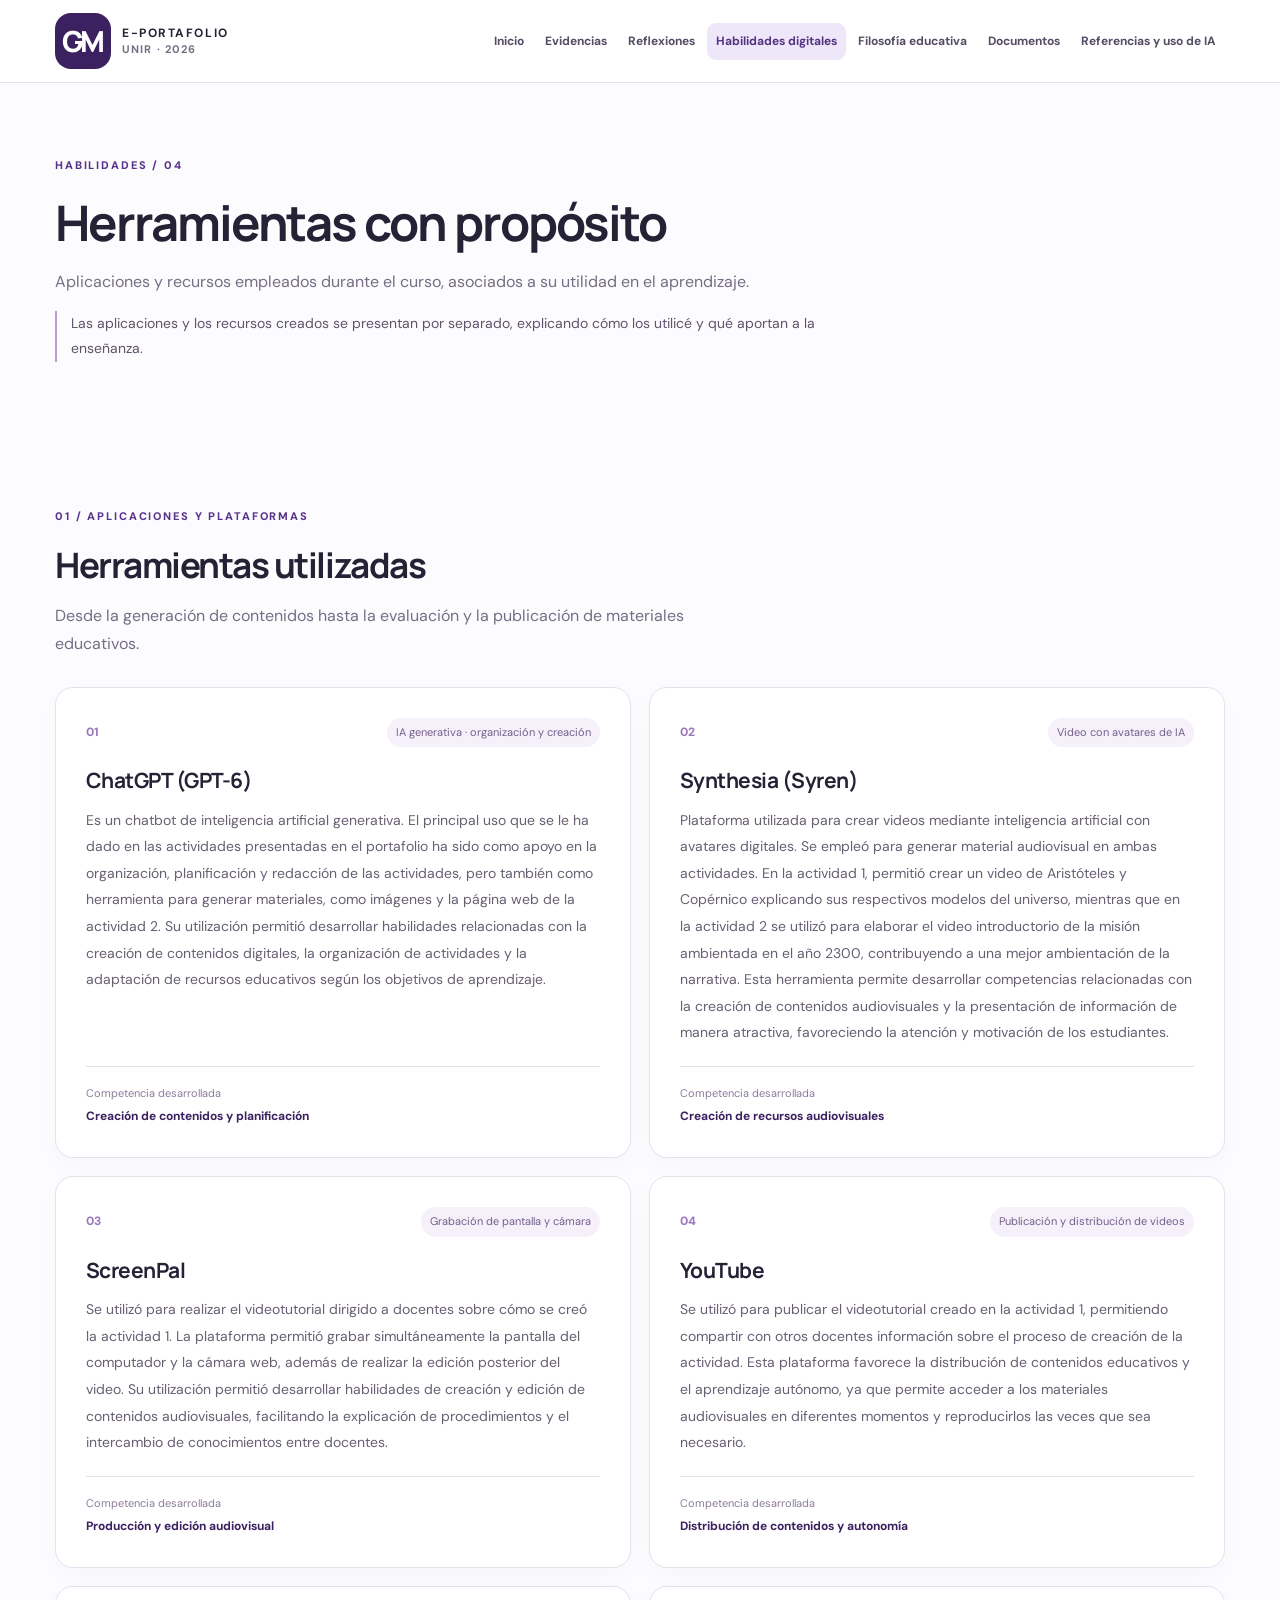
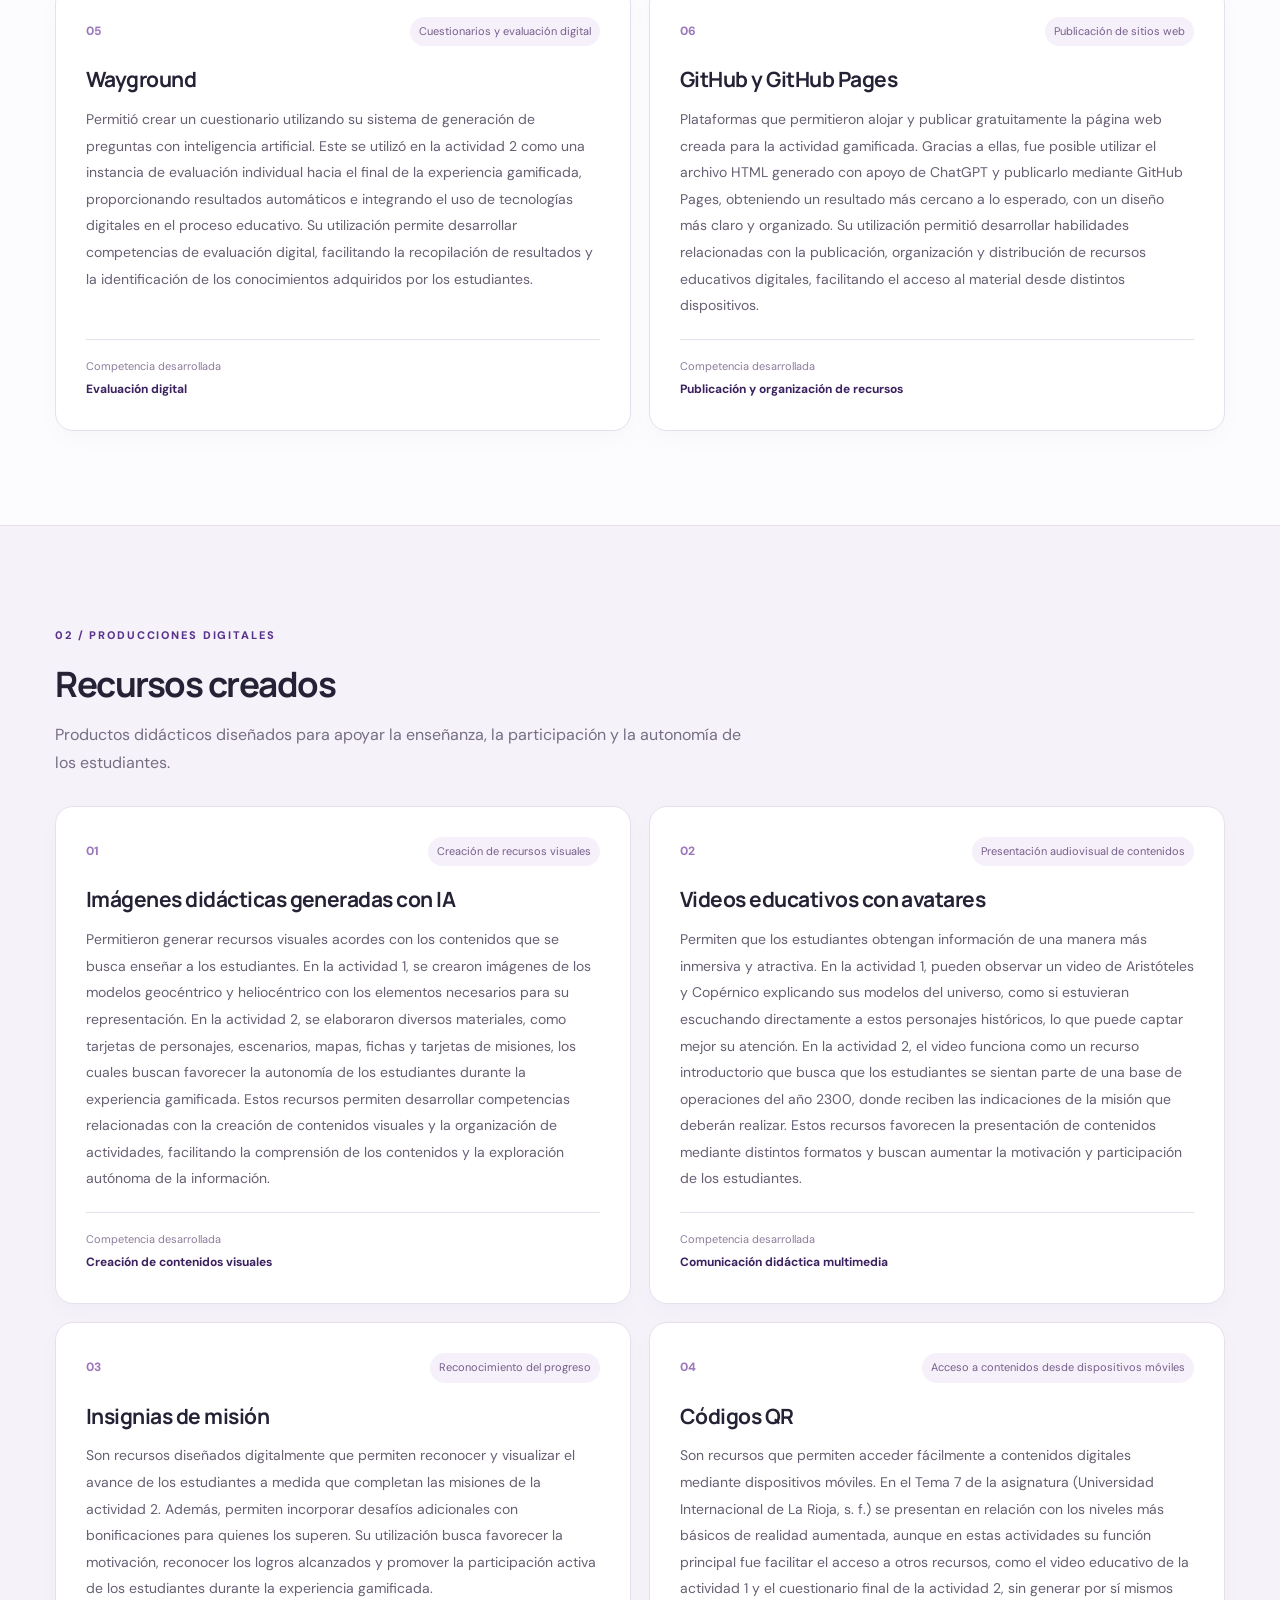
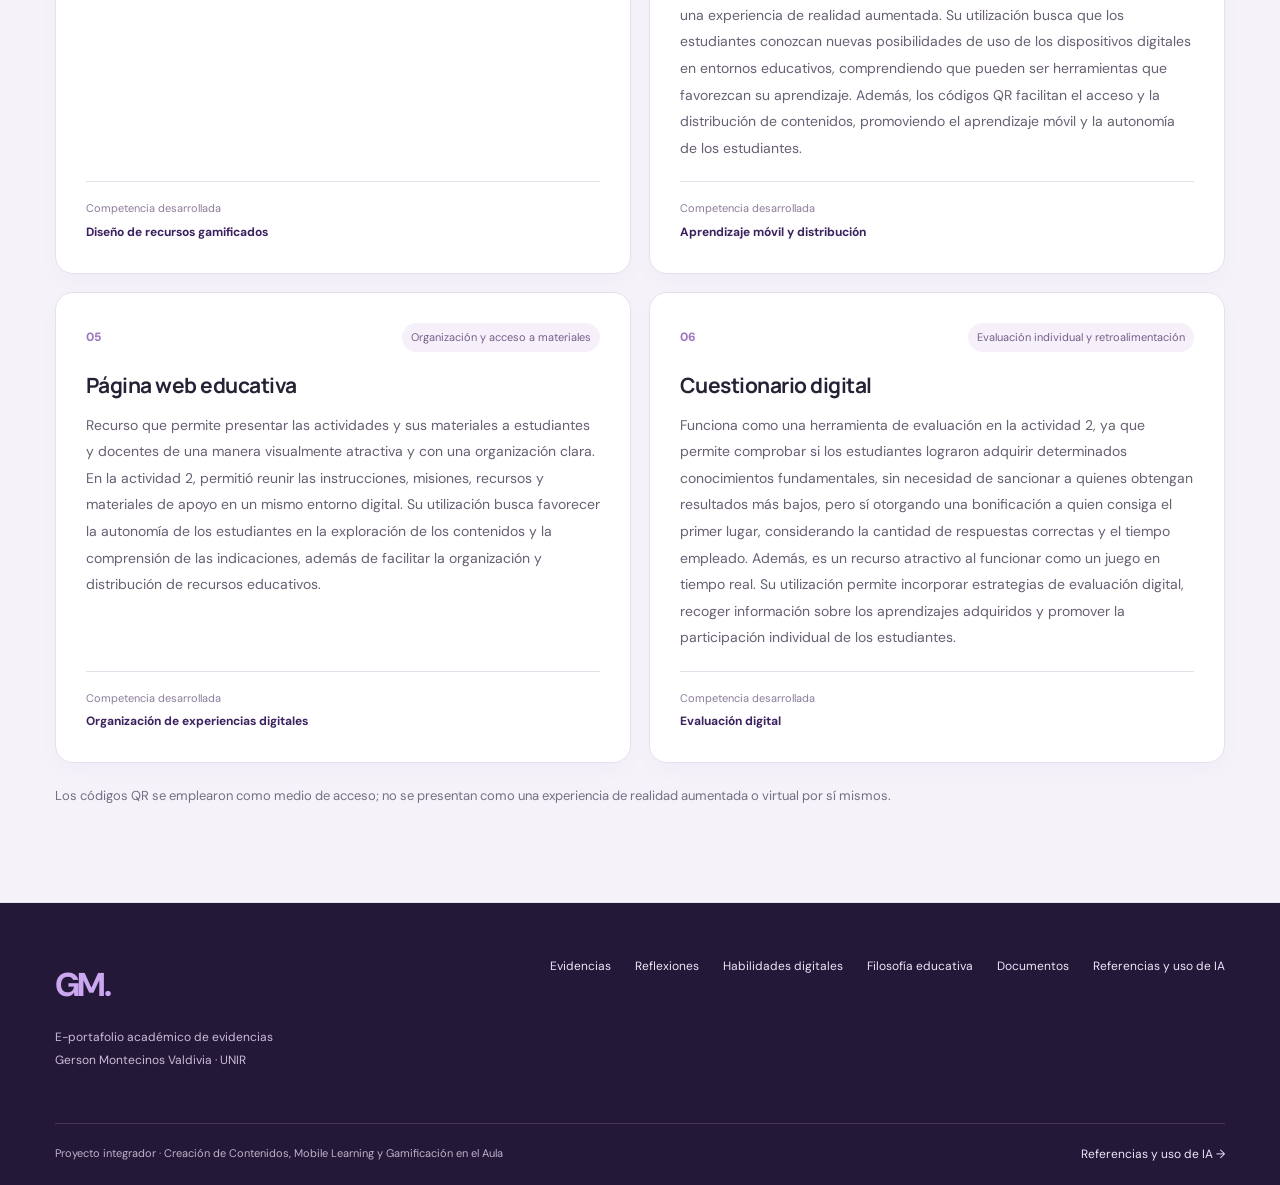
<file: habilidades.html>
<!doctype html>
<html lang="es">
<head>
  <meta charset="utf-8"><meta name="viewport" content="width=device-width, initial-scale=1">
  <meta name="color-scheme" content="light">
  <meta name="theme-color" content="#f7f5fb">
  <meta name="description" content="E-portafolio de evidencias de Gerson Montecinos Valdivia, Maestría en Tecnología Educativa y Competencias Digitales, UNIR.">
  <title>Habilidades digitales | E-portafolio · Gerson Montecinos Valdivia</title>
  <link rel="stylesheet" href="assets/estilos.css">
  <link rel="icon" href="assets/img/favicon.svg" type="image/svg+xml">
  <script defer src="assets/sitio.js"></script>
</head>
<body>
 <a class="skip-link" href="#contenido">Saltar al contenido</a>
 <header class="site-header">
  <div class="container header-inner">
   <a class="brand" href="index.html" aria-label="E-portafolio, ir a inicio"><span class="brand-mark">GM<span class="brand-dot">.</span></span><span class="brand-label"><strong>E-PORTAFOLIO</strong><small>UNIR · 2026</small></span></a>
   <button type="button" class="nav-toggle" aria-controls="principal" aria-expanded="false" aria-label="Abrir menú de navegación"><span></span><span></span><span></span></button>
   <nav id="principal" class="site-nav" aria-label="Navegación principal"><a class="nav-link " href="index.html" >Inicio</a><a class="nav-link " href="evidencias.html" >Evidencias</a><a class="nav-link " href="reflexiones.html" >Reflexiones</a><a class="nav-link is-active" href="habilidades.html" aria-current="page">Habilidades digitales</a><a class="nav-link " href="filosofia.html" >Filosofía educativa</a><a class="nav-link " href="documentos.html" >Documentos</a><a class="nav-link " href="referencias.html" >Referencias y uso de IA</a></nav>
  </div>
 </header>
 <main id="contenido"><div class="section-heading"><span class="eyebrow">HABILIDADES / 04</span><h1>Herramientas con propósito</h1><p>Aplicaciones y recursos empleados durante el curso, asociados a su utilidad en el aprendizaje.</p><p class="page-intro-guide">Las aplicaciones y los recursos creados se presentan por separado, explicando cómo los utilicé y qué aportan a la enseñanza.</p></div><section class="section-pad container"><div class="chapter-intro"><span class="eyebrow">01 / APLICACIONES Y PLATAFORMAS</span><h2>Herramientas utilizadas</h2><p>Desde la generación de contenidos hasta la evaluación y la publicación de materiales educativos.</p></div><div class="skill-grid"><article class="skill-card"><div class="skill-card-top"><span class="skill-index">01</span><span class="skill-category">IA generativa · organización y creación</span></div><h3>ChatGPT (GPT-6)</h3><p>Es un chatbot de inteligencia artificial generativa. El principal uso que se le ha dado en las actividades presentadas en el portafolio ha sido como apoyo en la organización, planificación y redacción de las actividades, pero también como herramienta para generar materiales, como imágenes y la página web de la actividad 2. Su utilización permitió desarrollar habilidades relacionadas con la creación de contenidos digitales, la organización de actividades y la adaptación de recursos educativos según los objetivos de aprendizaje.</p><div class="skill-footer"><span>Competencia desarrollada</span><strong>Creación de contenidos y planificación</strong></div></article><article class="skill-card"><div class="skill-card-top"><span class="skill-index">02</span><span class="skill-category">Video con avatares de IA</span></div><h3>Synthesia (Syren)</h3><p>Plataforma utilizada para crear videos mediante inteligencia artificial con avatares digitales. Se empleó para generar material audiovisual en ambas actividades. En la actividad 1, permitió crear un video de Aristóteles y Copérnico explicando sus respectivos modelos del universo, mientras que en la actividad 2 se utilizó para elaborar el video introductorio de la misión ambientada en el año 2300, contribuyendo a una mejor ambientación de la narrativa. Esta herramienta permite desarrollar competencias relacionadas con la creación de contenidos audiovisuales y la presentación de información de manera atractiva, favoreciendo la atención y motivación de los estudiantes.</p><div class="skill-footer"><span>Competencia desarrollada</span><strong>Creación de recursos audiovisuales</strong></div></article><article class="skill-card"><div class="skill-card-top"><span class="skill-index">03</span><span class="skill-category">Grabación de pantalla y cámara</span></div><h3>ScreenPal</h3><p>Se utilizó para realizar el videotutorial dirigido a docentes sobre cómo se creó la actividad 1. La plataforma permitió grabar simultáneamente la pantalla del computador y la cámara web, además de realizar la edición posterior del video. Su utilización permitió desarrollar habilidades de creación y edición de contenidos audiovisuales, facilitando la explicación de procedimientos y el intercambio de conocimientos entre docentes.</p><div class="skill-footer"><span>Competencia desarrollada</span><strong>Producción y edición audiovisual</strong></div></article><article class="skill-card"><div class="skill-card-top"><span class="skill-index">04</span><span class="skill-category">Publicación y distribución de videos</span></div><h3>YouTube</h3><p>Se utilizó para publicar el videotutorial creado en la actividad 1, permitiendo compartir con otros docentes información sobre el proceso de creación de la actividad. Esta plataforma favorece la distribución de contenidos educativos y el aprendizaje autónomo, ya que permite acceder a los materiales audiovisuales en diferentes momentos y reproducirlos las veces que sea necesario.</p><div class="skill-footer"><span>Competencia desarrollada</span><strong>Distribución de contenidos y autonomía</strong></div></article><article class="skill-card"><div class="skill-card-top"><span class="skill-index">05</span><span class="skill-category">Cuestionarios y evaluación digital</span></div><h3>Wayground</h3><p>Permitió crear un cuestionario utilizando su sistema de generación de preguntas con inteligencia artificial. Este se utilizó en la actividad 2 como una instancia de evaluación individual hacia el final de la experiencia gamificada, proporcionando resultados automáticos e integrando el uso de tecnologías digitales en el proceso educativo. Su utilización permite desarrollar competencias de evaluación digital, facilitando la recopilación de resultados y la identificación de los conocimientos adquiridos por los estudiantes.</p><div class="skill-footer"><span>Competencia desarrollada</span><strong>Evaluación digital</strong></div></article><article class="skill-card"><div class="skill-card-top"><span class="skill-index">06</span><span class="skill-category">Publicación de sitios web</span></div><h3>GitHub y GitHub Pages</h3><p>Plataformas que permitieron alojar y publicar gratuitamente la página web creada para la actividad gamificada. Gracias a ellas, fue posible utilizar el archivo HTML generado con apoyo de ChatGPT y publicarlo mediante GitHub Pages, obteniendo un resultado más cercano a lo esperado, con un diseño más claro y organizado. Su utilización permitió desarrollar habilidades relacionadas con la publicación, organización y distribución de recursos educativos digitales, facilitando el acceso al material desde distintos dispositivos.</p><div class="skill-footer"><span>Competencia desarrollada</span><strong>Publicación y organización de recursos</strong></div></article></div></section><section class="section-pad muted-section"><div class="container"><div class="chapter-intro"><span class="eyebrow">02 / PRODUCCIONES DIGITALES</span><h2>Recursos creados</h2><p>Productos didácticos diseñados para apoyar la enseñanza, la participación y la autonomía de los estudiantes.</p></div><div class="skill-grid"><article class="skill-card"><div class="skill-card-top"><span class="skill-index">01</span><span class="skill-category">Creación de recursos visuales</span></div><h3>Imágenes didácticas generadas con IA</h3><p>Permitieron generar recursos visuales acordes con los contenidos que se busca enseñar a los estudiantes. En la actividad 1, se crearon imágenes de los modelos geocéntrico y heliocéntrico con los elementos necesarios para su representación. En la actividad 2, se elaboraron diversos materiales, como tarjetas de personajes, escenarios, mapas, fichas y tarjetas de misiones, los cuales buscan favorecer la autonomía de los estudiantes durante la experiencia gamificada. Estos recursos permiten desarrollar competencias relacionadas con la creación de contenidos visuales y la organización de actividades, facilitando la comprensión de los contenidos y la exploración autónoma de la información.</p><div class="skill-footer"><span>Competencia desarrollada</span><strong>Creación de contenidos visuales</strong></div></article><article class="skill-card"><div class="skill-card-top"><span class="skill-index">02</span><span class="skill-category">Presentación audiovisual de contenidos</span></div><h3>Videos educativos con avatares</h3><p>Permiten que los estudiantes obtengan información de una manera más inmersiva y atractiva. En la actividad 1, pueden observar un video de Aristóteles y Copérnico explicando sus modelos del universo, como si estuvieran escuchando directamente a estos personajes históricos, lo que puede captar mejor su atención. En la actividad 2, el video funciona como un recurso introductorio que busca que los estudiantes se sientan parte de una base de operaciones del año 2300, donde reciben las indicaciones de la misión que deberán realizar. Estos recursos favorecen la presentación de contenidos mediante distintos formatos y buscan aumentar la motivación y participación de los estudiantes.</p><div class="skill-footer"><span>Competencia desarrollada</span><strong>Comunicación didáctica multimedia</strong></div></article><article class="skill-card"><div class="skill-card-top"><span class="skill-index">03</span><span class="skill-category">Reconocimiento del progreso</span></div><h3>Insignias de misión</h3><p>Son recursos diseñados digitalmente que permiten reconocer y visualizar el avance de los estudiantes a medida que completan las misiones de la actividad 2. Además, permiten incorporar desafíos adicionales con bonificaciones para quienes los superen. Su utilización busca favorecer la motivación, reconocer los logros alcanzados y promover la participación activa de los estudiantes durante la experiencia gamificada.</p><div class="skill-footer"><span>Competencia desarrollada</span><strong>Diseño de recursos gamificados</strong></div></article><article class="skill-card"><div class="skill-card-top"><span class="skill-index">04</span><span class="skill-category">Acceso a contenidos desde dispositivos móviles</span></div><h3>Códigos QR</h3><p>Son recursos que permiten acceder fácilmente a contenidos digitales mediante dispositivos móviles. En el Tema 7 de la asignatura (Universidad Internacional de La Rioja, s. f.) se presentan en relación con los niveles más básicos de realidad aumentada, aunque en estas actividades su función principal fue facilitar el acceso a otros recursos, como el video educativo de la actividad 1 y el cuestionario final de la actividad 2, sin generar por sí mismos una experiencia de realidad aumentada. Su utilización busca que los estudiantes conozcan nuevas posibilidades de uso de los dispositivos digitales en entornos educativos, comprendiendo que pueden ser herramientas que favorezcan su aprendizaje. Además, los códigos QR facilitan el acceso y la distribución de contenidos, promoviendo el aprendizaje móvil y la autonomía de los estudiantes.</p><div class="skill-footer"><span>Competencia desarrollada</span><strong>Aprendizaje móvil y distribución</strong></div></article><article class="skill-card"><div class="skill-card-top"><span class="skill-index">05</span><span class="skill-category">Organización y acceso a materiales</span></div><h3>Página web educativa</h3><p>Recurso que permite presentar las actividades y sus materiales a estudiantes y docentes de una manera visualmente atractiva y con una organización clara. En la actividad 2, permitió reunir las instrucciones, misiones, recursos y materiales de apoyo en un mismo entorno digital. Su utilización busca favorecer la autonomía de los estudiantes en la exploración de los contenidos y la comprensión de las indicaciones, además de facilitar la organización y distribución de recursos educativos.</p><div class="skill-footer"><span>Competencia desarrollada</span><strong>Organización de experiencias digitales</strong></div></article><article class="skill-card"><div class="skill-card-top"><span class="skill-index">06</span><span class="skill-category">Evaluación individual y retroalimentación</span></div><h3>Cuestionario digital</h3><p>Funciona como una herramienta de evaluación en la actividad 2, ya que permite comprobar si los estudiantes lograron adquirir determinados conocimientos fundamentales, sin necesidad de sancionar a quienes obtengan resultados más bajos, pero sí otorgando una bonificación a quien consiga el primer lugar, considerando la cantidad de respuestas correctas y el tiempo empleado. Además, es un recurso atractivo al funcionar como un juego en tiempo real. Su utilización permite incorporar estrategias de evaluación digital, recoger información sobre los aprendizajes adquiridos y promover la participación individual de los estudiantes.</p><div class="skill-footer"><span>Competencia desarrollada</span><strong>Evaluación digital</strong></div></article></div><p class="footnote">Los códigos QR se emplearon como medio de acceso; no se presentan como una experiencia de realidad aumentada o virtual por sí mismos.</p></div></section></main>
 <footer class="site-footer">
  <div class="container footer-inner"><div><span class="footer-monogram">GM.</span><p>E-portafolio académico de evidencias<br>Gerson Montecinos Valdivia · UNIR</p></div><div class="footer-nav"><a href="evidencias.html">Evidencias</a><a href="reflexiones.html">Reflexiones</a><a href="habilidades.html">Habilidades digitales</a><a href="filosofia.html">Filosofía educativa</a><a href="documentos.html">Documentos</a><a href="referencias.html">Referencias y uso de IA</a></div></div>
  <div class="container footer-bottom"><span>Proyecto integrador · Creación de Contenidos, Mobile Learning y Gamificación en el Aula</span><a href="referencias.html">Referencias y uso de IA <span aria-hidden="true">→</span></a></div>
 </footer>
</body>
</html>
</file>
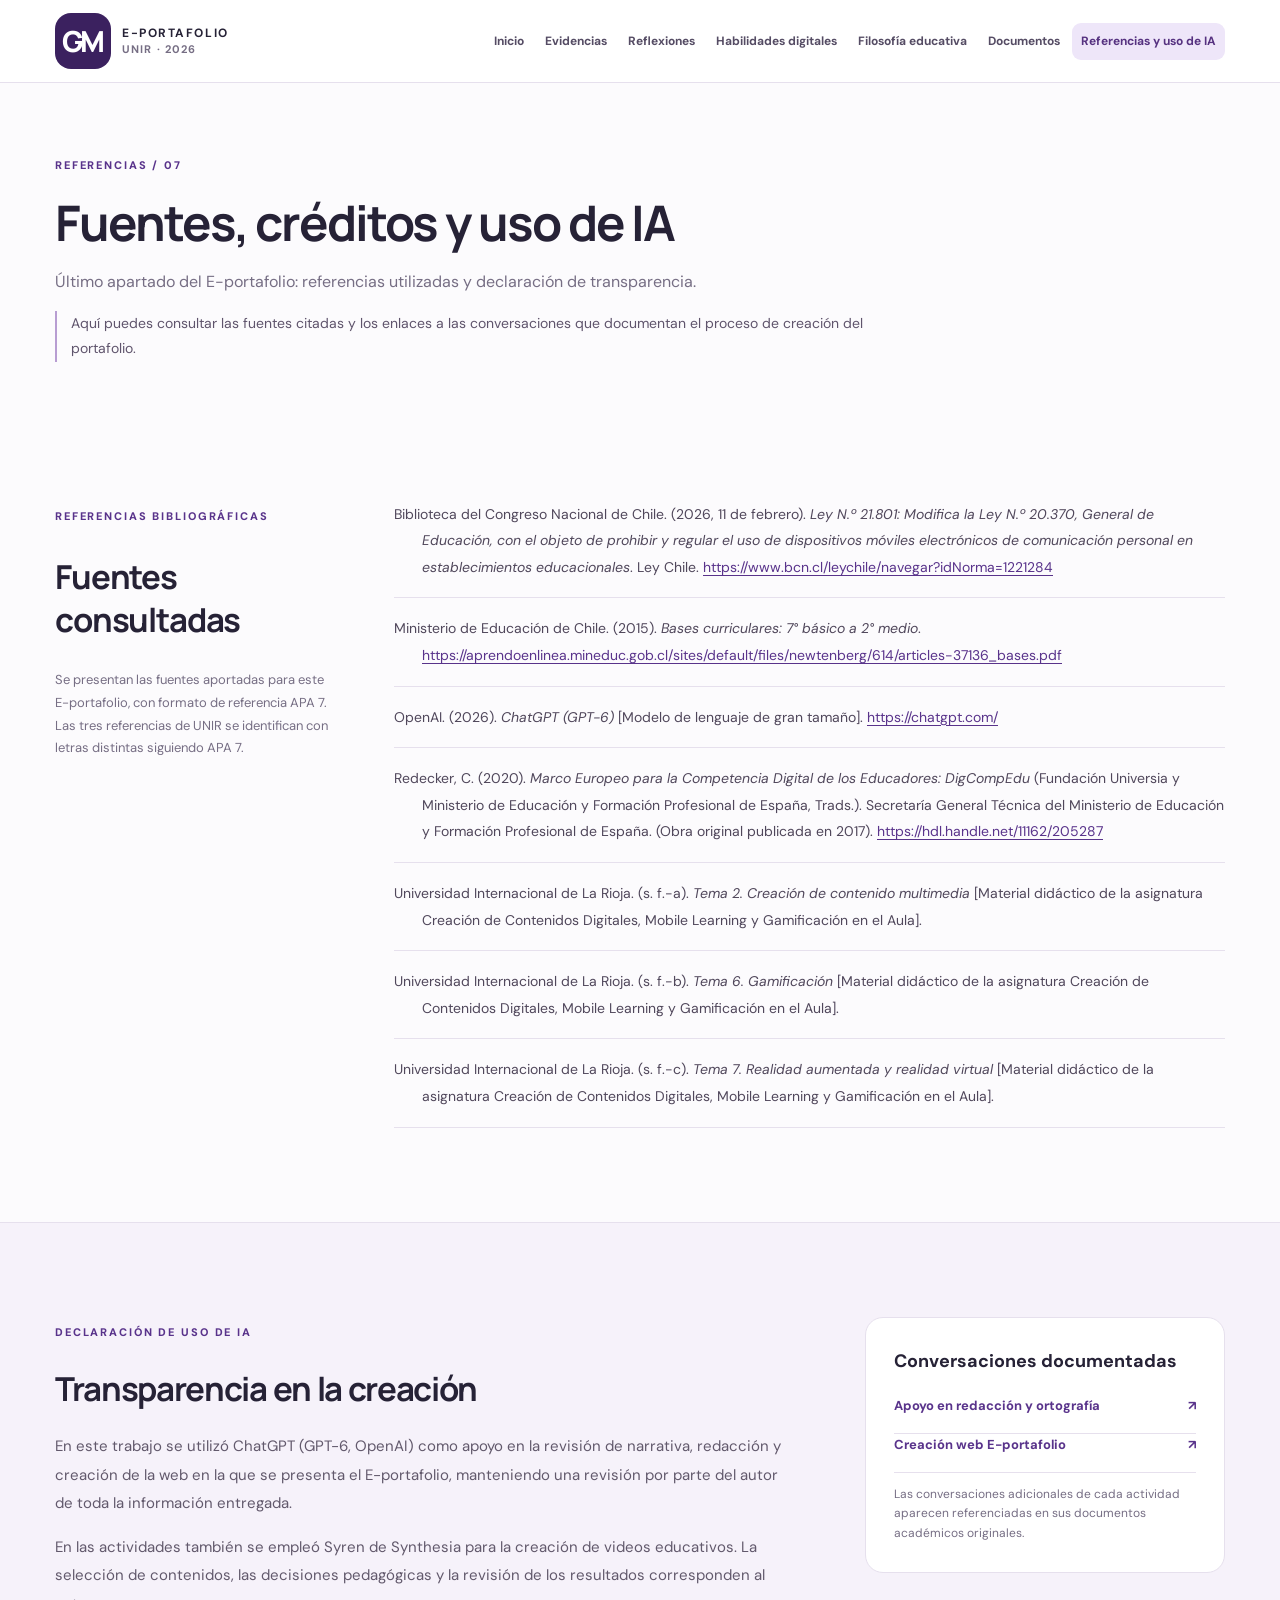
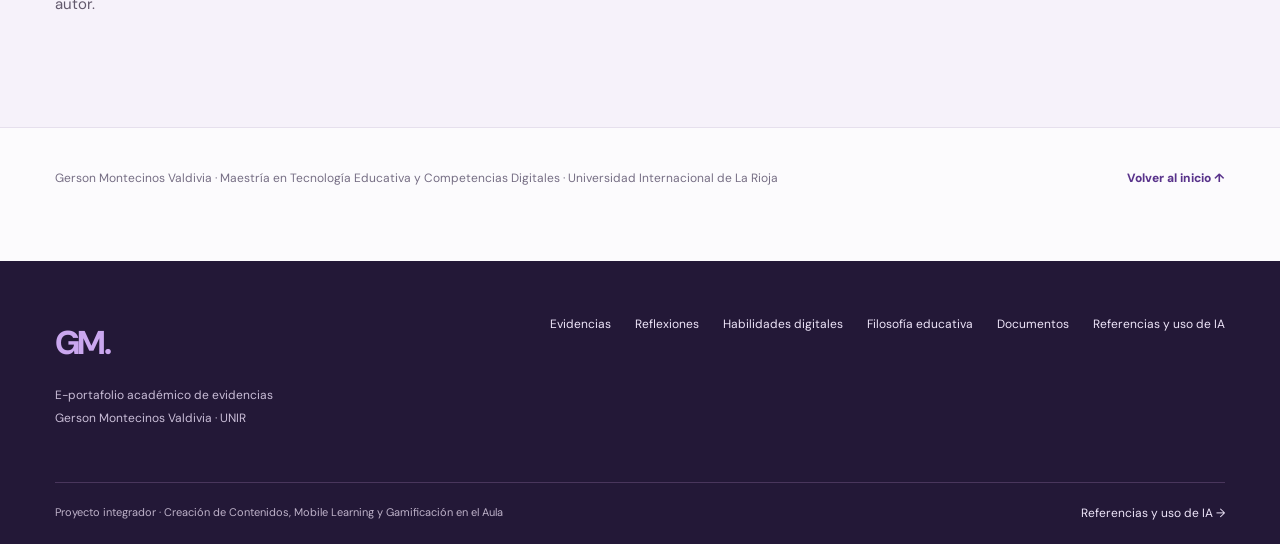
<file: referencias.html>
<!doctype html>
<html lang="es">
<head>
  <meta charset="utf-8"><meta name="viewport" content="width=device-width, initial-scale=1">
  <meta name="color-scheme" content="light">
  <meta name="theme-color" content="#f7f5fb">
  <meta name="description" content="E-portafolio de evidencias de Gerson Montecinos Valdivia, Maestría en Tecnología Educativa y Competencias Digitales, UNIR.">
  <title>Referencias y uso de IA | E-portafolio · Gerson Montecinos Valdivia</title>
  <link rel="stylesheet" href="assets/estilos.css">
  <link rel="icon" href="assets/img/favicon.svg" type="image/svg+xml">
  <script defer src="assets/sitio.js"></script>
</head>
<body>
 <a class="skip-link" href="#contenido">Saltar al contenido</a>
 <header class="site-header">
  <div class="container header-inner">
   <a class="brand" href="index.html" aria-label="E-portafolio, ir a inicio"><span class="brand-mark">GM<span class="brand-dot">.</span></span><span class="brand-label"><strong>E-PORTAFOLIO</strong><small>UNIR · 2026</small></span></a>
   <button type="button" class="nav-toggle" aria-controls="principal" aria-expanded="false" aria-label="Abrir menú de navegación"><span></span><span></span><span></span></button>
   <nav id="principal" class="site-nav" aria-label="Navegación principal"><a class="nav-link " href="index.html" >Inicio</a><a class="nav-link " href="evidencias.html" >Evidencias</a><a class="nav-link " href="reflexiones.html" >Reflexiones</a><a class="nav-link " href="habilidades.html" >Habilidades digitales</a><a class="nav-link " href="filosofia.html" >Filosofía educativa</a><a class="nav-link " href="documentos.html" >Documentos</a><a class="nav-link is-active" href="referencias.html" aria-current="page">Referencias y uso de IA</a></nav>
  </div>
 </header>
 <main id="contenido"><div class="section-heading"><span class="eyebrow">REFERENCIAS / 07</span><h1>Fuentes, créditos y uso de IA</h1><p>Último apartado del E-portafolio: referencias utilizadas y declaración de transparencia.</p><p class="page-intro-guide">Aquí puedes consultar las fuentes citadas y los enlaces a las conversaciones que documentan el proceso de creación del portafolio.</p></div><section class="section-pad container"><div class="references-columns"><div class="references-intro"><span class="eyebrow">REFERENCIAS BIBLIOGRÁFICAS</span><h2>Fuentes consultadas</h2><p>Se presentan las fuentes aportadas para este E-portafolio, con formato de referencia APA 7. Las tres referencias de UNIR se identifican con letras distintas siguiendo APA 7.</p></div><ol class="references-list">
<li class="reference-item"><span>Biblioteca del Congreso Nacional de Chile. (2026, 11 de febrero). <em>Ley N.º 21.801: Modifica la Ley N.º 20.370, General de Educación, con el objeto de prohibir y regular el uso de dispositivos móviles electrónicos de comunicación personal en establecimientos educacionales</em>. Ley Chile. <a href="https://www.bcn.cl/leychile/navegar?idNorma=1221284" target="_blank" rel="noopener noreferrer">https://www.bcn.cl/leychile/navegar?idNorma=1221284</a></span></li>
<li class="reference-item"><span>Ministerio de Educación de Chile. (2015). <em>Bases curriculares: 7° básico a 2° medio</em>. <a href="https://aprendoenlinea.mineduc.gob.cl/sites/default/files/newtenberg/614/articles-37136_bases.pdf" target="_blank" rel="noopener noreferrer">https://aprendoenlinea.mineduc.gob.cl/sites/default/files/newtenberg/614/articles-37136_bases.pdf</a></span></li>
<li class="reference-item"><span>OpenAI. (2026). <em>ChatGPT (GPT-6)</em> [Modelo de lenguaje de gran tamaño]. <a href="https://chatgpt.com/" target="_blank" rel="noopener noreferrer">https://chatgpt.com/</a></span></li>
<li class="reference-item"><span>Redecker, C. (2020). <em>Marco Europeo para la Competencia Digital de los Educadores: DigCompEdu</em> (Fundación Universia y Ministerio de Educación y Formación Profesional de España, Trads.). Secretaría General Técnica del Ministerio de Educación y Formación Profesional de España. (Obra original publicada en 2017). <a href="https://hdl.handle.net/11162/205287" target="_blank" rel="noopener noreferrer">https://hdl.handle.net/11162/205287</a></span></li>
<li class="reference-item"><span>Universidad Internacional de La Rioja. (s. f.-a). <em>Tema 2. Creación de contenido multimedia</em> [Material didáctico de la asignatura Creación de Contenidos Digitales, Mobile Learning y Gamificación en el Aula].</span></li>
<li class="reference-item"><span>Universidad Internacional de La Rioja. (s. f.-b). <em>Tema 6. Gamificación</em> [Material didáctico de la asignatura Creación de Contenidos Digitales, Mobile Learning y Gamificación en el Aula].</span></li>
<li class="reference-item"><span>Universidad Internacional de La Rioja. (s. f.-c). <em>Tema 7. Realidad aumentada y realidad virtual</em> [Material didáctico de la asignatura Creación de Contenidos Digitales, Mobile Learning y Gamificación en el Aula].</span></li>
</ol></div></section><section class="section-pad muted-section"><div class="container ia-layout"><div><span class="eyebrow">DECLARACIÓN DE USO DE IA</span><h2>Transparencia en la creación</h2><p>En este trabajo se utilizó ChatGPT (GPT-6, OpenAI) como apoyo en la revisión de narrativa, redacción y creación de la web en la que se presenta el E-portafolio, manteniendo una revisión por parte del autor de toda la información entregada.</p><p>En las actividades también se empleó Syren de Synthesia para la creación de videos educativos. La selección de contenidos, las decisiones pedagógicas y la revisión de los resultados corresponden al autor.</p></div><aside class="sources-box"><h3>Conversaciones documentadas</h3><a href="https://chatgpt.com/share/6afa636d-1108-83e9-b5f8-2feee3849165" target="_blank" rel="noopener noreferrer">Apoyo en redacción y ortografía <span aria-hidden="true">↗</span></a><a href="https://chatgpt.com/share/6afa798e-b1f0-83e9-a929-b72beda6b7c0" target="_blank" rel="noopener noreferrer">Creación web E-portafolio <span aria-hidden="true">↗</span></a><p class="sources-note">Las conversaciones adicionales de cada actividad aparecen referenciadas en sus documentos académicos originales.</p></aside></div></section><section class="container last-note"><p>Gerson Montecinos Valdivia · Maestría en Tecnología Educativa y Competencias Digitales · Universidad Internacional de La Rioja</p><a href="index.html">Volver al inicio ↑</a></section></main>
 <footer class="site-footer">
  <div class="container footer-inner"><div><span class="footer-monogram">GM.</span><p>E-portafolio académico de evidencias<br>Gerson Montecinos Valdivia · UNIR</p></div><div class="footer-nav"><a href="evidencias.html">Evidencias</a><a href="reflexiones.html">Reflexiones</a><a href="habilidades.html">Habilidades digitales</a><a href="filosofia.html">Filosofía educativa</a><a href="documentos.html">Documentos</a><a href="referencias.html">Referencias y uso de IA</a></div></div>
  <div class="container footer-bottom"><span>Proyecto integrador · Creación de Contenidos, Mobile Learning y Gamificación en el Aula</span><a href="referencias.html">Referencias y uso de IA <span aria-hidden="true">→</span></a></div>
 </footer>
</body>
</html>
</file>
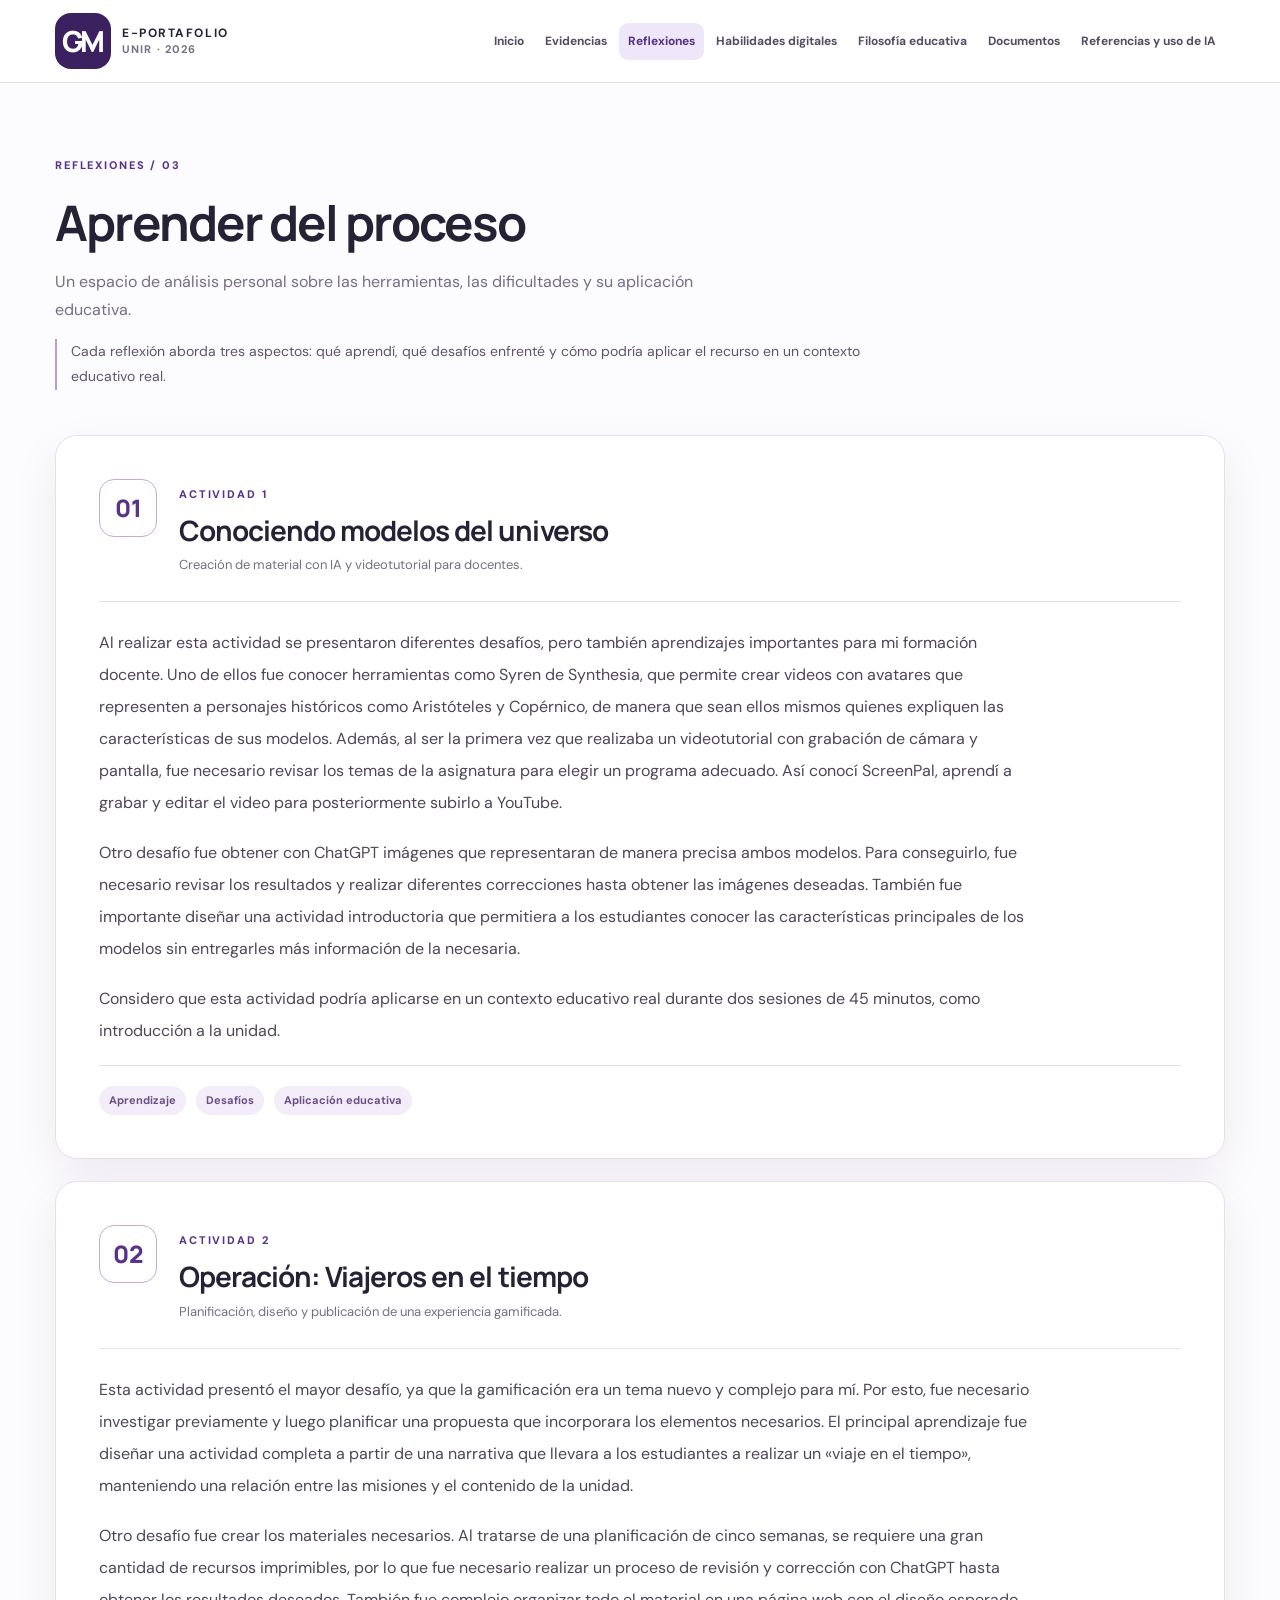
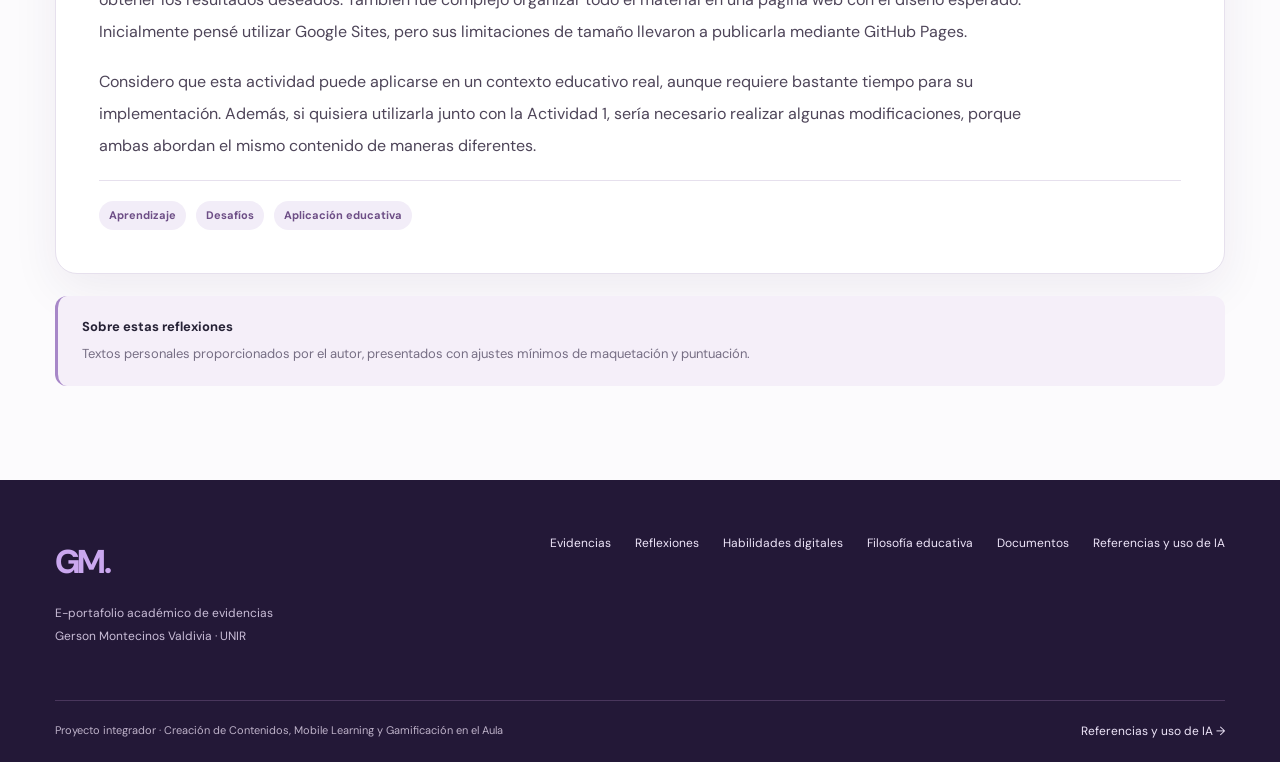
<file: reflexiones.html>
<!doctype html>
<html lang="es">
<head>
  <meta charset="utf-8"><meta name="viewport" content="width=device-width, initial-scale=1">
  <meta name="color-scheme" content="light">
  <meta name="theme-color" content="#f7f5fb">
  <meta name="description" content="E-portafolio de evidencias de Gerson Montecinos Valdivia, Maestría en Tecnología Educativa y Competencias Digitales, UNIR.">
  <title>Reflexiones | E-portafolio · Gerson Montecinos Valdivia</title>
  <link rel="stylesheet" href="assets/estilos.css">
  <link rel="icon" href="assets/img/favicon.svg" type="image/svg+xml">
  <script defer src="assets/sitio.js"></script>
</head>
<body>
 <a class="skip-link" href="#contenido">Saltar al contenido</a>
 <header class="site-header">
  <div class="container header-inner">
   <a class="brand" href="index.html" aria-label="E-portafolio, ir a inicio"><span class="brand-mark">GM<span class="brand-dot">.</span></span><span class="brand-label"><strong>E-PORTAFOLIO</strong><small>UNIR · 2026</small></span></a>
   <button type="button" class="nav-toggle" aria-controls="principal" aria-expanded="false" aria-label="Abrir menú de navegación"><span></span><span></span><span></span></button>
   <nav id="principal" class="site-nav" aria-label="Navegación principal"><a class="nav-link " href="index.html" >Inicio</a><a class="nav-link " href="evidencias.html" >Evidencias</a><a class="nav-link is-active" href="reflexiones.html" aria-current="page">Reflexiones</a><a class="nav-link " href="habilidades.html" >Habilidades digitales</a><a class="nav-link " href="filosofia.html" >Filosofía educativa</a><a class="nav-link " href="documentos.html" >Documentos</a><a class="nav-link " href="referencias.html" >Referencias y uso de IA</a></nav>
  </div>
 </header>
 <main id="contenido"><div class="section-heading"><span class="eyebrow">REFLEXIONES / 03</span><h1>Aprender del proceso</h1><p>Un espacio de análisis personal sobre las herramientas, las dificultades y su aplicación educativa.</p><p class="page-intro-guide">Cada reflexión aborda tres aspectos: qué aprendí, qué desafíos enfrenté y cómo podría aplicar el recurso en un contexto educativo real.</p></div><section class="section-pad container reflections-list"><article class="reflection-panel"><div class="reflection-heading"><span class="num-outline">01</span><div><span class="eyebrow">ACTIVIDAD 1</span><h2>Conociendo modelos del universo</h2><p>Creación de material con IA y videotutorial para docentes.</p></div></div><div class="reflection-copy"><p class="reflection-text">Al realizar esta actividad se presentaron diferentes desafíos, pero también aprendizajes importantes para mi formación docente. Uno de ellos fue conocer herramientas como Syren de Synthesia, que permite crear videos con avatares que representen a personajes históricos como Aristóteles y Copérnico, de manera que sean ellos mismos quienes expliquen las características de sus modelos. Además, al ser la primera vez que realizaba un videotutorial con grabación de cámara y pantalla, fue necesario revisar los temas de la asignatura para elegir un programa adecuado. Así conocí ScreenPal, aprendí a grabar y editar el video para posteriormente subirlo a YouTube.</p><p class="reflection-text">Otro desafío fue obtener con ChatGPT imágenes que representaran de manera precisa ambos modelos. Para conseguirlo, fue necesario revisar los resultados y realizar diferentes correcciones hasta obtener las imágenes deseadas. También fue importante diseñar una actividad introductoria que permitiera a los estudiantes conocer las características principales de los modelos sin entregarles más información de la necesaria.</p><p class="reflection-text">Considero que esta actividad podría aplicarse en un contexto educativo real durante dos sesiones de 45 minutos, como introducción a la unidad.</p></div><div class="reflection-bottom"><span>Aprendizaje</span><span>Desafíos</span><span>Aplicación educativa</span></div></article><article class="reflection-panel"><div class="reflection-heading"><span class="num-outline">02</span><div><span class="eyebrow">ACTIVIDAD 2</span><h2>Operación: Viajeros en el tiempo</h2><p>Planificación, diseño y publicación de una experiencia gamificada.</p></div></div><div class="reflection-copy"><p class="reflection-text">Esta actividad presentó el mayor desafío, ya que la gamificación era un tema nuevo y complejo para mí. Por esto, fue necesario investigar previamente y luego planificar una propuesta que incorporara los elementos necesarios. El principal aprendizaje fue diseñar una actividad completa a partir de una narrativa que llevara a los estudiantes a realizar un «viaje en el tiempo», manteniendo una relación entre las misiones y el contenido de la unidad.</p><p class="reflection-text">Otro desafío fue crear los materiales necesarios. Al tratarse de una planificación de cinco semanas, se requiere una gran cantidad de recursos imprimibles, por lo que fue necesario realizar un proceso de revisión y corrección con ChatGPT hasta obtener los resultados deseados. También fue complejo organizar todo el material en una página web con el diseño esperado. Inicialmente pensé utilizar Google Sites, pero sus limitaciones de tamaño llevaron a publicarla mediante GitHub Pages.</p><p class="reflection-text">Considero que esta actividad puede aplicarse en un contexto educativo real, aunque requiere bastante tiempo para su implementación. Además, si quisiera utilizarla junto con la Actividad 1, sería necesario realizar algunas modificaciones, porque ambas abordan el mismo contenido de maneras diferentes.</p></div><div class="reflection-bottom"><span>Aprendizaje</span><span>Desafíos</span><span>Aplicación educativa</span></div></article><div class="small-note"><strong>Sobre estas reflexiones</strong><p>Textos personales proporcionados por el autor, presentados con ajustes mínimos de maquetación y puntuación.</p></div></section></main>
 <footer class="site-footer">
  <div class="container footer-inner"><div><span class="footer-monogram">GM.</span><p>E-portafolio académico de evidencias<br>Gerson Montecinos Valdivia · UNIR</p></div><div class="footer-nav"><a href="evidencias.html">Evidencias</a><a href="reflexiones.html">Reflexiones</a><a href="habilidades.html">Habilidades digitales</a><a href="filosofia.html">Filosofía educativa</a><a href="documentos.html">Documentos</a><a href="referencias.html">Referencias y uso de IA</a></div></div>
  <div class="container footer-bottom"><span>Proyecto integrador · Creación de Contenidos, Mobile Learning y Gamificación en el Aula</span><a href="referencias.html">Referencias y uso de IA <span aria-hidden="true">→</span></a></div>
 </footer>
</body>
</html>
</file>
<file: assets/estilos.css>
@import url('https://fonts.googleapis.com/css2?family=DM+Sans:wght@400;500;600;700;800&family=Manrope:wght@400;500;600;700;800&display=swap');
:root{--ink:#262236;--ink2:#493f5d;--muted:#766e84;--purple:#59338b;--purple-dark:#3b215f;--purple-soft:#f0e9f9;--lav:#f9f7fc;--border:#e6e0ed;--white:#fff;--bg:#fcfbfd;--radius:20px;--shadow:0 16px 48px rgba(41,21,77,.065)}*{box-sizing:border-box}html{scroll-behavior:smooth}body{margin:0;background:var(--bg);font-family:'DM Sans',Arial,sans-serif;color:var(--ink);font-size:16px;line-height:1.75}body,button,a{ -webkit-tap-highlight-color:transparent}a{color:var(--purple);text-underline-offset:3px}a:focus-visible,button:focus-visible,video:focus-visible,iframe:focus-visible{outline:3px solid #9c6bde;outline-offset:4px}.container{width:min(1170px,calc(100% - 64px));margin:auto}.skip-link{position:absolute;top:-100px;left:15px;padding:10px 20px;background:#fff;color:#35165b;z-index:20}.skip-link:focus{top:10px}.site-header{position:sticky;top:0;z-index:10;background:rgba(255,255,255,.96);box-shadow:0 1px 0 var(--border);backdrop-filter:blur(14px)}.header-inner{display:flex;align-items:center;justify-content:space-between;gap:24px;min-height:82px}.brand{display:flex;align-items:center;gap:11px;text-decoration:none;color:var(--ink);flex-shrink:0}.brand-mark{font-family:Manrope,Arial,sans-serif;background:var(--purple-dark);width:56px;height:56px;display:grid;place-items:center;color:white;letter-spacing:-.11em;font-weight:900;font-size:29px;line-height:1;border-radius:16px;padding-right:2px;overflow:hidden}.brand-dot{display:none}.brand-label{display:flex;flex-direction:column;gap:0;line-height:1.35}.brand-label strong{font-size:12px;letter-spacing:.13em}.brand-label small{font-size:11px;font-weight:700;color:var(--muted);letter-spacing:.10em}.site-nav{display:flex;align-items:center;gap:3px;flex-wrap:wrap;justify-content:flex-end}.nav-link{display:inline-block;border-radius:9px;padding:8px 9px;font-size:12px;font-weight:700;color:#554c64;text-decoration:none;white-space:nowrap;transition:background .2s,color .2s}.nav-link:hover,.nav-link.is-active{background:#eee6f9;color:#563280}.nav-toggle{display:none}.eyebrow{font-size:11px;line-height:1.5;font-weight:800;color:var(--purple);letter-spacing:.17em;text-transform:uppercase}.eyebrow-dash{display:inline-block;vertical-align:middle;width:21px;height:2px;background:var(--purple);margin-right:8px}.hero{background:radial-gradient(circle at 15% 26%,#eee7f8 0,transparent 40%),linear-gradient(130deg,#fbf9fd 5%,#f5eff9 100%);border-bottom:1px solid var(--border)}.hero-grid{min-height:628px;display:grid;grid-template-columns:1.02fr .98fr;gap:70px;align-items:center;padding-block:70px}.hero-copy h1{font-family:Manrope,Arial,sans-serif;font-size:clamp(40px,5vw,71px);line-height:1.16;font-weight:800;letter-spacing:-.052em;margin:23px 0 25px}.hero-copy h1 em{font-style:normal;color:#7c4cac}.hero-lead{max-width:520px;color:#655a74;line-height:1.8;font-size:18px}.hero-actions{display:flex;gap:12px;flex-wrap:wrap;margin-top:35px}.button{display:inline-flex;gap:16px;align-items:center;justify-content:center;text-decoration:none;font-size:13px;font-weight:800;border-radius:11px;padding:14px 21px;line-height:1.2;transition:transform .2s,box-shadow .2s}.button:hover{transform:translateY(-2px)}.button-primary{background:var(--purple);color:#fff;box-shadow:0 8px 17px #59338b20}.button-primary:hover{box-shadow:0 10px 24px #59338b35}.button-outline{background:var(--white);border:1px solid #cabdd9;color:var(--purple-dark)}.hero-micro{margin-top:45px;display:flex;flex-direction:column;gap:4px;color:#746881;font-size:12px}.hero-aside{background:#fff;border:1px solid #e8dff0;border-radius:24px;padding:35px 36px 28px;box-shadow:var(--shadow);position:relative}.hero-aside:before{content:"";position:absolute;top:0;left:34px;width:75px;height:4px;background:#8c58bd;border-radius:0 0 4px 4px}.hero-logo-wrap{padding:2px 4px 23px;border-bottom:1px solid var(--border);margin-bottom:28px}.hero-logo-wrap img{display:block;width:100%;height:auto;max-height:138px;object-fit:contain}.pill-label{display:inline-block;padding:5px 10px;border-radius:6px;background:#efe7f9;color:var(--purple);font-size:10px;font-weight:800;letter-spacing:.13em}.hero-aside h2{font-family:Manrope,Arial,sans-serif;font-size:30px;line-height:1.3;letter-spacing:-.035em;margin:14px 0 25px}.hero-aside dl{margin:0}.hero-aside dl>div{display:grid;grid-template-columns:110px 1fr;gap:15px;padding:12px 0;border-top:1px solid #eeeaf3;font-size:12px}.hero-aside dt{color:var(--muted);font-weight:700}.hero-aside dd{margin:0;color:var(--ink2);font-weight:600}.section-pad{padding-block:94px}.split-section{display:grid;grid-template-columns:290px 1fr;gap:75px}.side-kicker h2{font-family:Manrope,Arial,sans-serif;font-size:38px;line-height:1.2;letter-spacing:-.045em;margin-top:18px}.period{color:#9466c6}.richtext p{font-size:16px;color:#554c62;line-height:2;margin:0 0 23px}.index-section,.muted-section{background:#f6f2fa;border-block:1px solid var(--border)}.section-heading{width:min(1170px,calc(100% - 64px));margin:0 auto;padding:68px 0 45px}.section-heading h1,.section-heading h2,.chapter-intro h2{font-family:Manrope,Arial,sans-serif;font-size:clamp(32px,4vw,49px);line-height:1.23;letter-spacing:-.042em;margin:15px 0}.section-heading p,.chapter-intro p{font-size:16px;color:var(--muted);max-width:710px;margin:0}.index-section .section-heading{width:100%;padding-top:0}.index-grid{display:grid;grid-template-columns:repeat(2,minmax(0,1fr));gap:14px}.index-tile{display:grid;grid-template-columns:39px 1fr 24px;gap:14px;align-items:start;text-decoration:none;background:#fff;border:1px solid var(--border);border-radius:16px;padding:25px;transition:border .2s,transform .2s}.index-tile:hover{border-color:#9e83bd;transform:translateY(-2px)}.index-number{color:#a282bf;font-size:12px;font-weight:800;margin-top:4px}.index-tile h3{margin:0;font-size:17px;color:var(--ink)}.index-tile p{margin:6px 0 0;color:var(--muted);font-size:13px;line-height:1.65}.tile-arrow{color:var(--purple);font-size:21px}.story-band{padding:44px 50px;background:#eee8f7;border-radius:22px;display:flex;gap:40px;justify-content:space-between;align-items:center}.story-band h2,.next-section h2{font-family:Manrope,Arial,sans-serif;letter-spacing:-.035em;font-size:29px;line-height:1.3;max-width:650px;margin:13px 0}.story-band p{max-width:730px;margin:0;color:#635570}.story-band-action{flex-shrink:0}.site-footer{background:#231837;color:#ddd0ed;padding-top:53px}.footer-inner{display:flex;justify-content:space-between;gap:45px;padding-bottom:40px}.footer-monogram{font-size:33px;color:#caa7ef;font-weight:800;letter-spacing:-.08em}.footer-inner p{font-size:12px;color:#c9bdd7;line-height:1.9}.footer-nav{display:flex;justify-content:flex-end;align-content:start;gap:12px 24px;flex-wrap:wrap;max-width:750px}.footer-nav a,.footer-bottom a{color:#eee5f9;text-decoration:none;font-size:12px}.footer-nav a:hover,.footer-bottom a:hover{text-decoration:underline}.footer-bottom{display:flex;justify-content:space-between;gap:25px;padding:20px 0;border-top:1px solid #49365c;color:#beb2c9;font-size:11px}.intro-oa{padding-top:5px}.oa-frame{display:grid;grid-template-columns:108px 1fr;gap:24px;background:#f2edf8;border:1px solid #e3d8ee;padding:27px;border-radius:15px}.oa-key{display:grid;place-items:center;align-self:start;border-radius:10px;background:#ded0f0;color:#59338b;letter-spacing:.11em;font-size:18px;font-weight:800;height:72px}.oa-frame p{font-size:16px;font-weight:700;margin:0 0 8px;line-height:1.75}.oa-frame small{color:var(--muted)}.mini-index{display:flex;align-items:center;flex-wrap:wrap;gap:15px 25px;padding:25px 0;color:#6b6178;font-size:12px}.mini-index span{font-weight:800}.mini-index a{text-decoration:none;font-weight:700}.mini-index a:hover{text-decoration:underline}.evidence-block{scroll-margin-top:105px}.evidence-alt{background:#f8f5fb;border-block:1px solid var(--border);scroll-margin-top:105px}.section-label{display:flex;align-items:center;gap:18px}.num-outline{display:inline-flex;align-items:center;justify-content:center;flex-shrink:0;width:58px;height:58px;border:1px solid #c5a8df;color:var(--purple);border-radius:15px;font-family:Manrope,Arial,sans-serif;font-size:24px;font-weight:800}.evidence-title-row{display:flex;align-items:end;justify-content:space-between;gap:25px;margin-top:25px}.evidence-title-row h2{font-family:Manrope,Arial,sans-serif;letter-spacing:-.045em;font-size:clamp(34px,4vw,49px);line-height:1.22;margin:0}.section-subtitle{margin:14px 0 0;color:var(--muted);font-size:16px}.tags{display:flex;gap:7px;flex-wrap:wrap;max-width:340px;justify-content:flex-end}.tag{border-radius:20px;border:1px solid #ddcfeb;color:#684a82;padding:5px 11px;background:#fff;font-size:11px;font-weight:700;white-space:nowrap}.evidence-desc{margin:45px 0 35px;display:grid;grid-template-columns:minmax(0,1.4fr) minmax(260px,.9fr);gap:50px}.evidence-main h3{font-family:Manrope,Arial,sans-serif;font-size:18px;margin:0 0 8px}.evidence-main p{margin:0 0 25px;color:#61576d}.fact-box{border-left:3px solid #a77dc6;padding:10px 0 10px 24px}.fact-title{font-size:11px;font-weight:800;letter-spacing:.15em;color:#885ab2}.fact-box>div{padding:12px 0;border-bottom:1px solid var(--border);display:flex;flex-direction:column;gap:2px;font-size:13px}.fact-box strong{font-size:11px;color:var(--ink)}.fact-box span:not(.fact-title){color:var(--muted)}.media-module{background:#fff;border:1px solid var(--border);padding:34px;border-radius:20px;box-shadow:0 7px 21px #30114c07;margin-top:22px}.media-module-heading{display:flex;justify-content:space-between;align-items:center;gap:18px;margin-bottom:22px}.media-module-heading h3,.educator-module h3{font-family:Manrope,Arial,sans-serif;font-size:24px;margin:8px 0 5px;letter-spacing:-.025em}.media-module-heading p,.educator-module>p{color:var(--muted);font-size:14px;margin:0;max-width:650px}.pdf-frame{height:600px;background:#e8e3ed;border:1px solid var(--border);border-radius:11px;overflow:hidden}.pdf-frame iframe{height:100%;width:100%;border:0;background:#fff}.media-caption{color:#777083;font-size:12px;line-height:1.6;margin:12px 0 0}.video-frame{width:100%;background:#211e2a;aspect-ratio:16/9;overflow:hidden;border-radius:12px}.video-frame video,.video-frame iframe{width:100%;height:100%;display:block;border:0;object-fit:contain}.educator-module{border-left:4px solid #a77bc7}.educator-top{display:flex;justify-content:space-between;gap:20px;align-items:center}.audience-pill{border-radius:16px;background:#eee6f5;color:#69458a;font-size:11px;font-weight:800;padding:5px 11px}.educator-module>.video-frame{margin-top:20px}.media-footer{display:flex;gap:22px;align-items:center;flex-wrap:wrap;margin-top:20px}.media-footer small{color:var(--muted);max-width:510px}.screenshot-link{display:block;position:relative;overflow:hidden;border-radius:12px;border:1px solid #e7dfea;background:#14142a}.screenshot-link img{display:block;width:100%;height:auto;transition:transform .25s}.screenshot-link:hover img{transform:scale(1.012)}.screenshot-link>span{position:absolute;bottom:16px;right:16px;background:rgba(255,255,255,.97);color:#45275f;border-radius:10px;padding:9px 14px;font-weight:800;font-size:12px}.note-inline{margin-top:22px;border-radius:14px;padding:22px 27px;background:#ede5f5;border-left:3px solid #8054ad}.note-inline p{margin:4px 0 0;color:#6f6079;font-size:13px}.next-section{display:flex;justify-content:space-between;align-items:center;gap:30px}.reflections-list{padding-top:0}.reflection-panel{border:1px solid var(--border);background:#fff;border-radius:22px;box-shadow:var(--shadow);padding:43px;margin-bottom:22px}.reflection-heading{display:flex;gap:22px;align-items:start;padding-bottom:24px;border-bottom:1px solid var(--border)}.reflection-heading h2{font-family:Manrope,Arial,sans-serif;font-size:28px;line-height:1.35;letter-spacing:-.035em;margin:5px 0}.reflection-heading p{color:var(--muted);margin:0;font-size:13px}.reflection-copy{padding-top:25px;max-width:940px}.reflection-text{color:#4e4559;line-height:2;margin:0 0 18px}.reflection-bottom{display:flex;gap:10px;flex-wrap:wrap;border-top:1px solid var(--border);padding-top:20px;margin-top:15px}.reflection-bottom span{font-size:11px;color:#6d4e86;background:#f2edf8;border-radius:15px;padding:5px 10px;font-weight:700}.small-note{padding:20px 24px;background:#f5eff9;border-radius:12px;border-left:3px solid #a787c8;font-size:13px}.small-note p{margin:4px 0 0;color:var(--muted)}.chapter-intro{margin-bottom:29px}.chapter-intro h2{font-size:35px}.skill-grid{display:grid;grid-template-columns:repeat(2,minmax(0,1fr));gap:18px}.skill-card{display:flex;flex-direction:column;border:1px solid var(--border);border-radius:18px;padding:30px;background:#fff;box-shadow:0 8px 22px rgba(60,30,90,.025)}.skill-card-top{display:flex;align-items:center;justify-content:space-between;gap:12px}.skill-index{color:#9d77be;font-weight:800;font-size:12px}.skill-category{font-size:11px;color:#765e8a;background:#f5f0fa;border-radius:15px;padding:5px 9px;text-align:right}.skill-card h3{font-size:21px;font-family:Manrope,Arial,sans-serif;margin:15px 0 8px;letter-spacing:-.025em}.skill-card>p{color:#685f73;font-size:14px;line-height:1.9;margin:0 0 20px}.skill-footer{display:flex;flex-direction:column;gap:3px;border-top:1px solid var(--border);padding-top:17px;margin-top:auto}.skill-footer span{font-size:11px;color:#8c7b9b}.skill-footer strong{font-size:12px;color:var(--purple-dark)}.footnote{color:var(--muted);font-size:13px;margin:22px 0 0}.philosophy-layout{display:grid;grid-template-columns:350px 1fr;gap:80px}.philosophy-side{align-self:start;position:sticky;top:120px}.side-line{width:62px;height:4px;background:#9e70c5;margin-bottom:24px}.philosophy-side h2{font-family:Manrope,Arial,sans-serif;font-size:34px;letter-spacing:-.045em;line-height:1.4}.philosophy-side p{color:var(--muted);font-size:14px}.signature{display:block;border-top:1px solid var(--border);padding-top:18px;margin-top:35px;color:var(--purple);font-size:12px;font-weight:800}.philosophy-paragraph{color:#4f485a;font-size:16px;line-height:2.12;margin:0 0 27px}.source-mini{color:var(--muted);border-top:1px solid var(--border);margin-top:35px;padding-top:15px;font-size:12px}.documents-lead{border-left:3px solid #a884c4;padding:2px 0 2px 20px;color:#675c71;max-width:920px}.documents-grid{display:grid;grid-template-columns:repeat(2,minmax(0,1fr));gap:18px;margin:30px 0 30px}.document-card{background:white;border:1px solid var(--border);border-radius:20px;padding:35px;display:flex;flex-direction:column;box-shadow:var(--shadow)}.document-top{display:flex;align-items:center;gap:13px}.document-icon{background:#eee5f8;color:var(--purple);padding:11px;border-radius:12px;font-size:12px;font-weight:900;letter-spacing:.09em}.document-top span{font-size:10px;letter-spacing:.12em;font-weight:800;color:#785993}.document-card h2{font-family:Manrope,Arial,sans-serif;font-size:31px;letter-spacing:-.04em;margin:24px 0 0}.document-card h3{font-size:17px;margin:0 0 10px;color:#483959}.document-card p{color:var(--muted);font-size:14px;line-height:1.85}.document-meta{display:flex;gap:11px;margin:auto 0 23px;padding-top:25px}.document-meta span{font-size:11px;font-weight:700;color:#6b5380;border:1px solid #e2d4ef;border-radius:15px;padding:4px 10px}.document-card>.button{align-self:start}.references-columns{display:grid;grid-template-columns:275px 1fr;gap:64px}.references-intro h2{font-family:Manrope,Arial,sans-serif;font-size:33px;line-height:1.3;letter-spacing:-.035em}.references-intro p{color:var(--muted);font-size:13px}.references-list{list-style:none;padding:0;margin:0}.reference-item{padding:17px 0;border-bottom:1px solid var(--border);color:#50475b;line-height:1.9;overflow-wrap:anywhere;font-size:14px;padding-left:2em;text-indent:-2em}.reference-item:first-child{padding-top:0}.reference-item a{display:inline;color:var(--purple)}.ia-layout{display:grid;grid-template-columns:1fr 360px;gap:75px}.ia-layout h2{font-family:Manrope,Arial,sans-serif;font-size:33px;letter-spacing:-.04em;margin:15px 0}.ia-layout p{color:#62596c;font-size:15px;line-height:1.9}.sources-box{background:white;border:1px solid var(--border);border-radius:18px;padding:28px;align-self:start}.sources-box h3{margin:0 0 18px;font-size:18px}.sources-box a{display:flex;justify-content:space-between;gap:15px;color:var(--purple);font-size:13px;font-weight:700;text-decoration:none;border-bottom:1px solid var(--border);padding-bottom:15px}.sources-box a:hover{text-decoration:underline}.pending-link{display:flex;flex-direction:column;gap:4px;padding:15px 0;border-bottom:1px solid var(--border)}.pending-link strong{font-size:13px}.pending-link span{font-size:12px;color:#925a68}.sources-box .sources-note{font-size:12px;line-height:1.65;color:var(--muted);margin-bottom:0}.last-note{display:flex;justify-content:space-between;gap:20px;align-items:center;padding-block:28px 60px;color:var(--muted);font-size:12px}.last-note a{text-decoration:none;font-weight:800;white-space:nowrap}
@media(max-width:1110px){.header-inner{flex-wrap:wrap;padding-block:10px}.site-nav{width:100%;justify-content:center;order:3}.hero-grid{gap:35px}.evidence-title-row{align-items:start;flex-direction:column}.tags{justify-content:flex-start;max-width:none}.ia-layout{gap:30px}}
@media(max-width:760px){.container,.section-heading{width:min(100% - 36px,1170px)}.section-pad{padding-block:60px}.header-inner{min-height:68px;flex-wrap:nowrap}.nav-toggle{display:flex;flex-direction:column;justify-content:center;gap:5px;border:1px solid #e0d3ed;border-radius:9px;width:42px;height:42px;background:#fff;padding:10px}.nav-toggle span{height:2px;width:100%;background:var(--purple);border-radius:2px}.site-nav{display:none;position:absolute;top:100%;left:0;right:0;background:white;flex-direction:column;align-items:stretch;padding:15px 20px 22px;border-bottom:1px solid var(--border);box-shadow:0 15px 20px #1c143314}.site-nav.is-open{display:flex}.nav-link{padding:12px;font-size:14px}.hero-grid{grid-template-columns:1fr;gap:22px;min-height:0;padding-block:54px}.hero-copy h1{font-size:49px}.hero-lead{font-size:16px}.hero-micro{margin-top:25px}.hero-aside{padding:25px}.hero-aside h2{font-size:24px}.split-section,.evidence-desc,.philosophy-layout,.references-columns,.ia-layout{grid-template-columns:1fr;gap:25px}.side-kicker h2{font-size:31px}.index-grid,.skill-grid,.documents-grid{grid-template-columns:1fr}.story-band,.next-section,.footer-inner{flex-direction:column;align-items:flex-start}.story-band{padding:28px}.footer-nav{justify-content:flex-start}.footer-bottom{flex-direction:column;gap:8px}.section-heading{padding:45px 0 25px}.section-heading h1{font-size:38px}.oa-frame{grid-template-columns:1fr;gap:15px}.oa-key{width:100px;height:55px}.media-module{padding:20px}.media-module-heading{flex-direction:column;align-items:flex-start}.pdf-frame{height:520px}.evidence-title-row h2{font-size:36px}.fact-box{margin-top:0}.screenshot-link>span{font-size:10px;padding:6px 9px;bottom:8px;right:8px}.reflection-panel{padding:22px}.reflection-heading{gap:13px}.reflection-heading h2{font-size:23px}.reflection-text,.philosophy-paragraph{font-size:15px;line-height:2}.philosophy-side{position:static}.document-card{padding:25px}.last-note{flex-direction:column;align-items:flex-start}.skill-card{padding:25px}}
@media(max-width:440px){.hero-copy h1{font-size:41px}.button{padding:13px 15px;font-size:12px}.hero-aside dl>div{grid-template-columns:83px 1fr;gap:8px}.pdf-frame{height:430px}.index-tile{grid-template-columns:27px 1fr 17px;padding:17px;gap:9px}.media-module-heading h3{font-size:20px}.educator-module h3{font-size:20px}.section-label .num-outline{width:50px;height:50px}}
@media(prefers-reduced-motion:reduce){html{scroll-behavior:auto}*,*:before,*:after{transition:none!important;animation:none!important}}

/* Textos breves de orientación incorporados en noviembre de 2026 */
.page-intro-guide{max-width:815px;margin:15px 0 0!important;padding-left:14px;border-left:2px solid #b89dd2;color:#5f546c!important;font-size:14px!important;line-height:1.8!important}.hero-intro-guide{max-width:495px;margin-top:19px!important;font-size:13px!important;color:#665977!important}.section-heading .page-intro-guide{max-width:815px}
</file>
